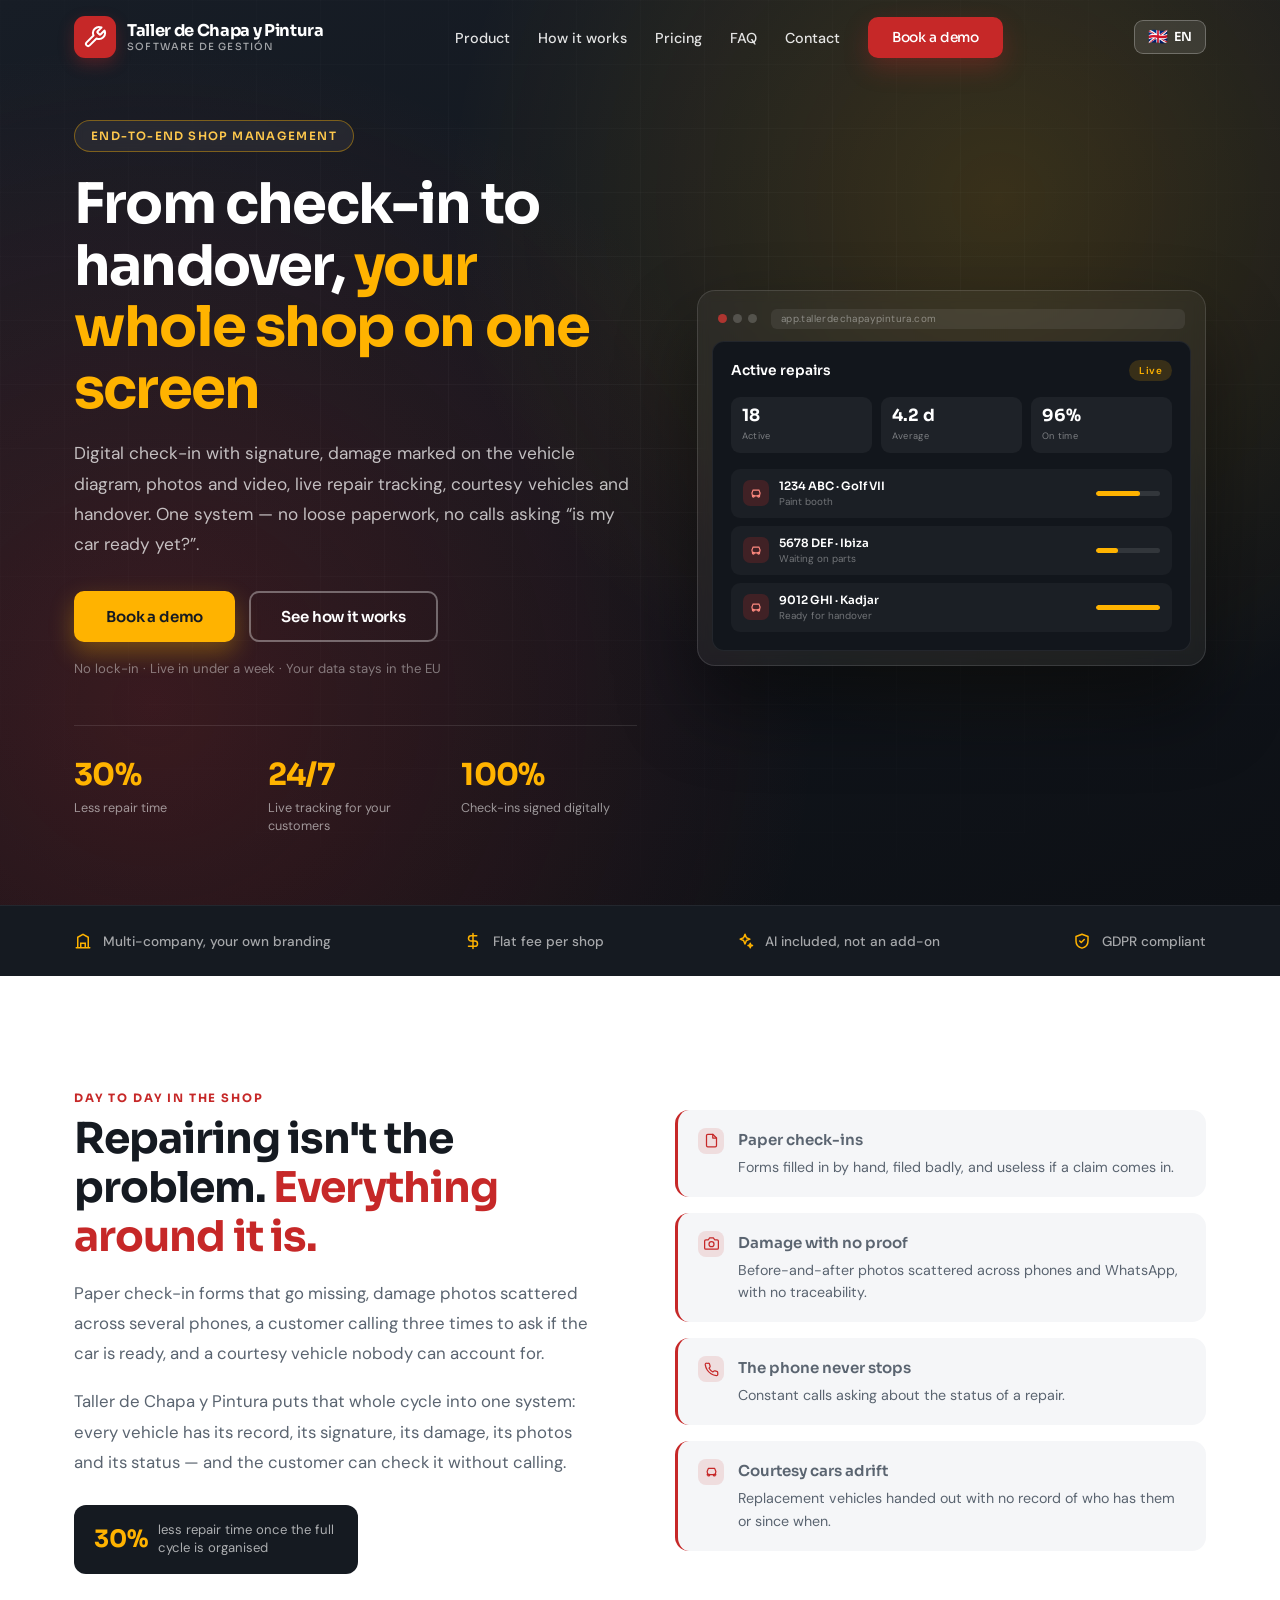
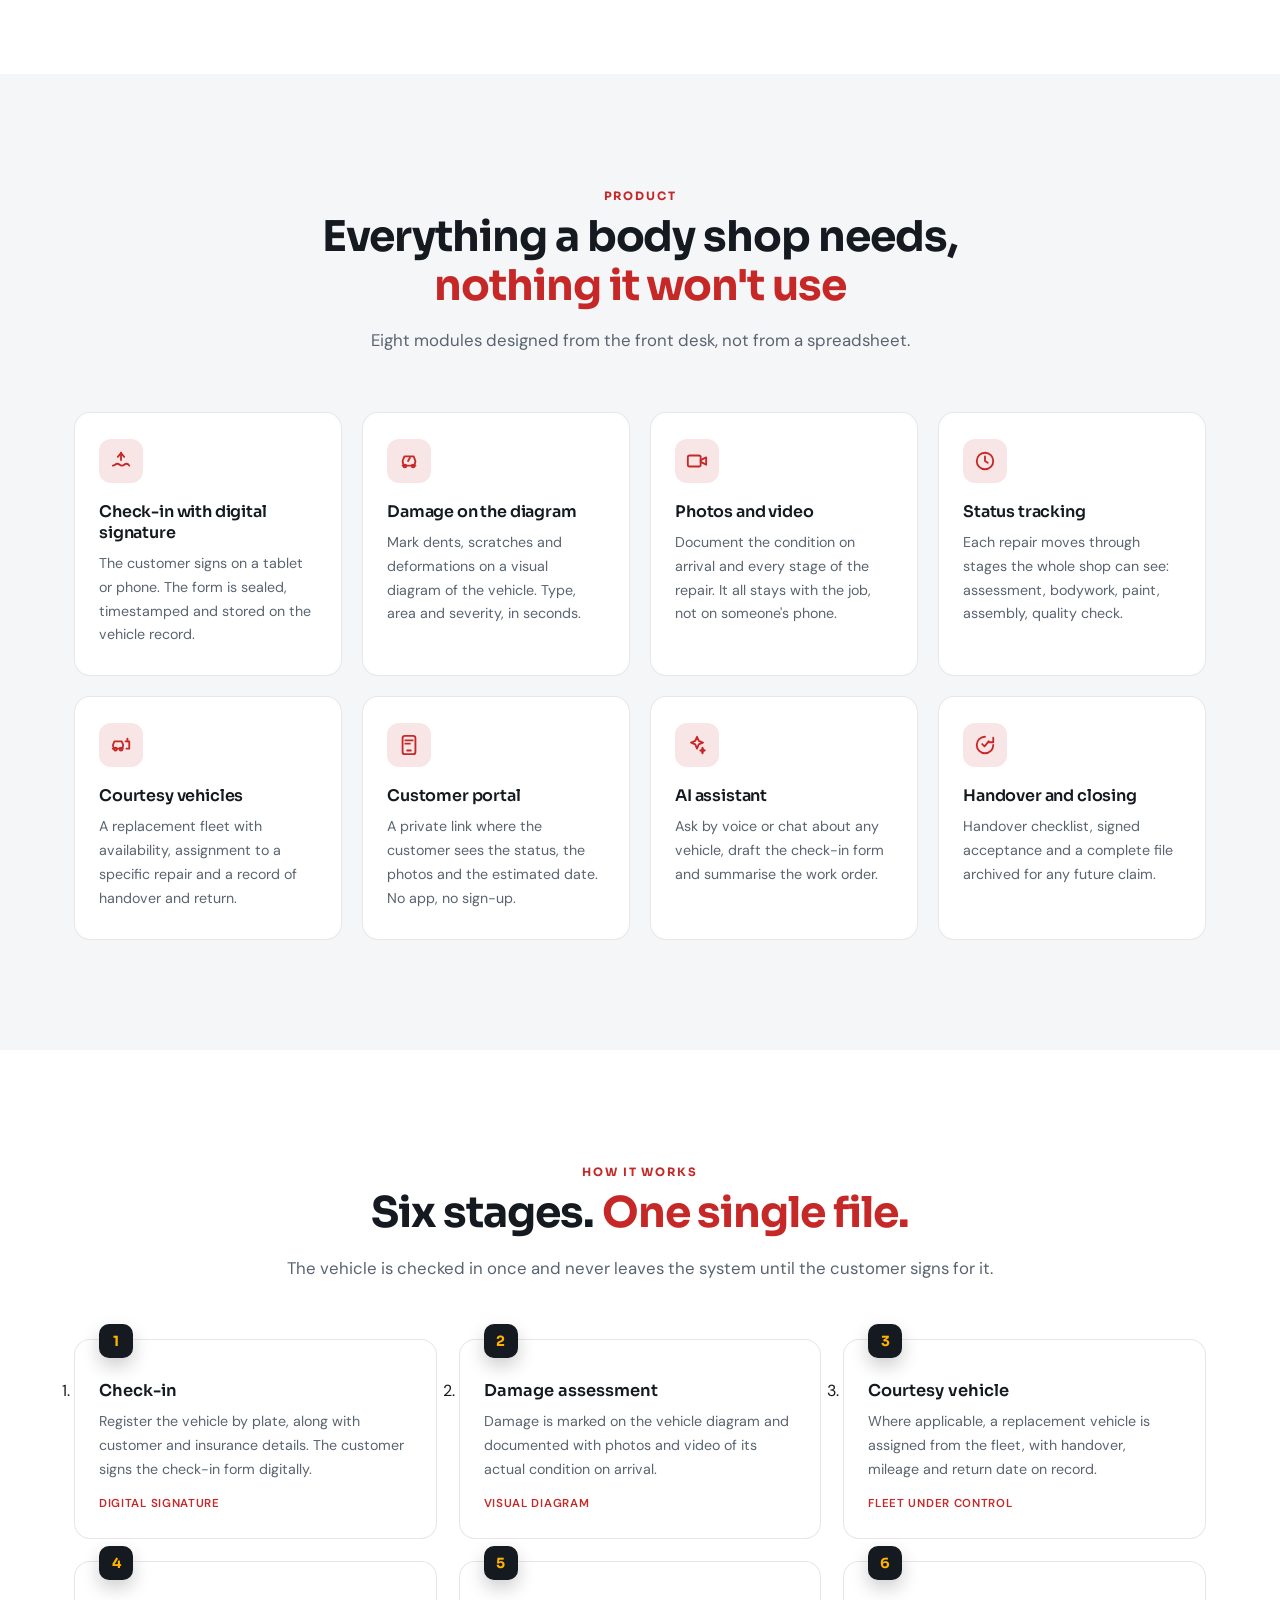
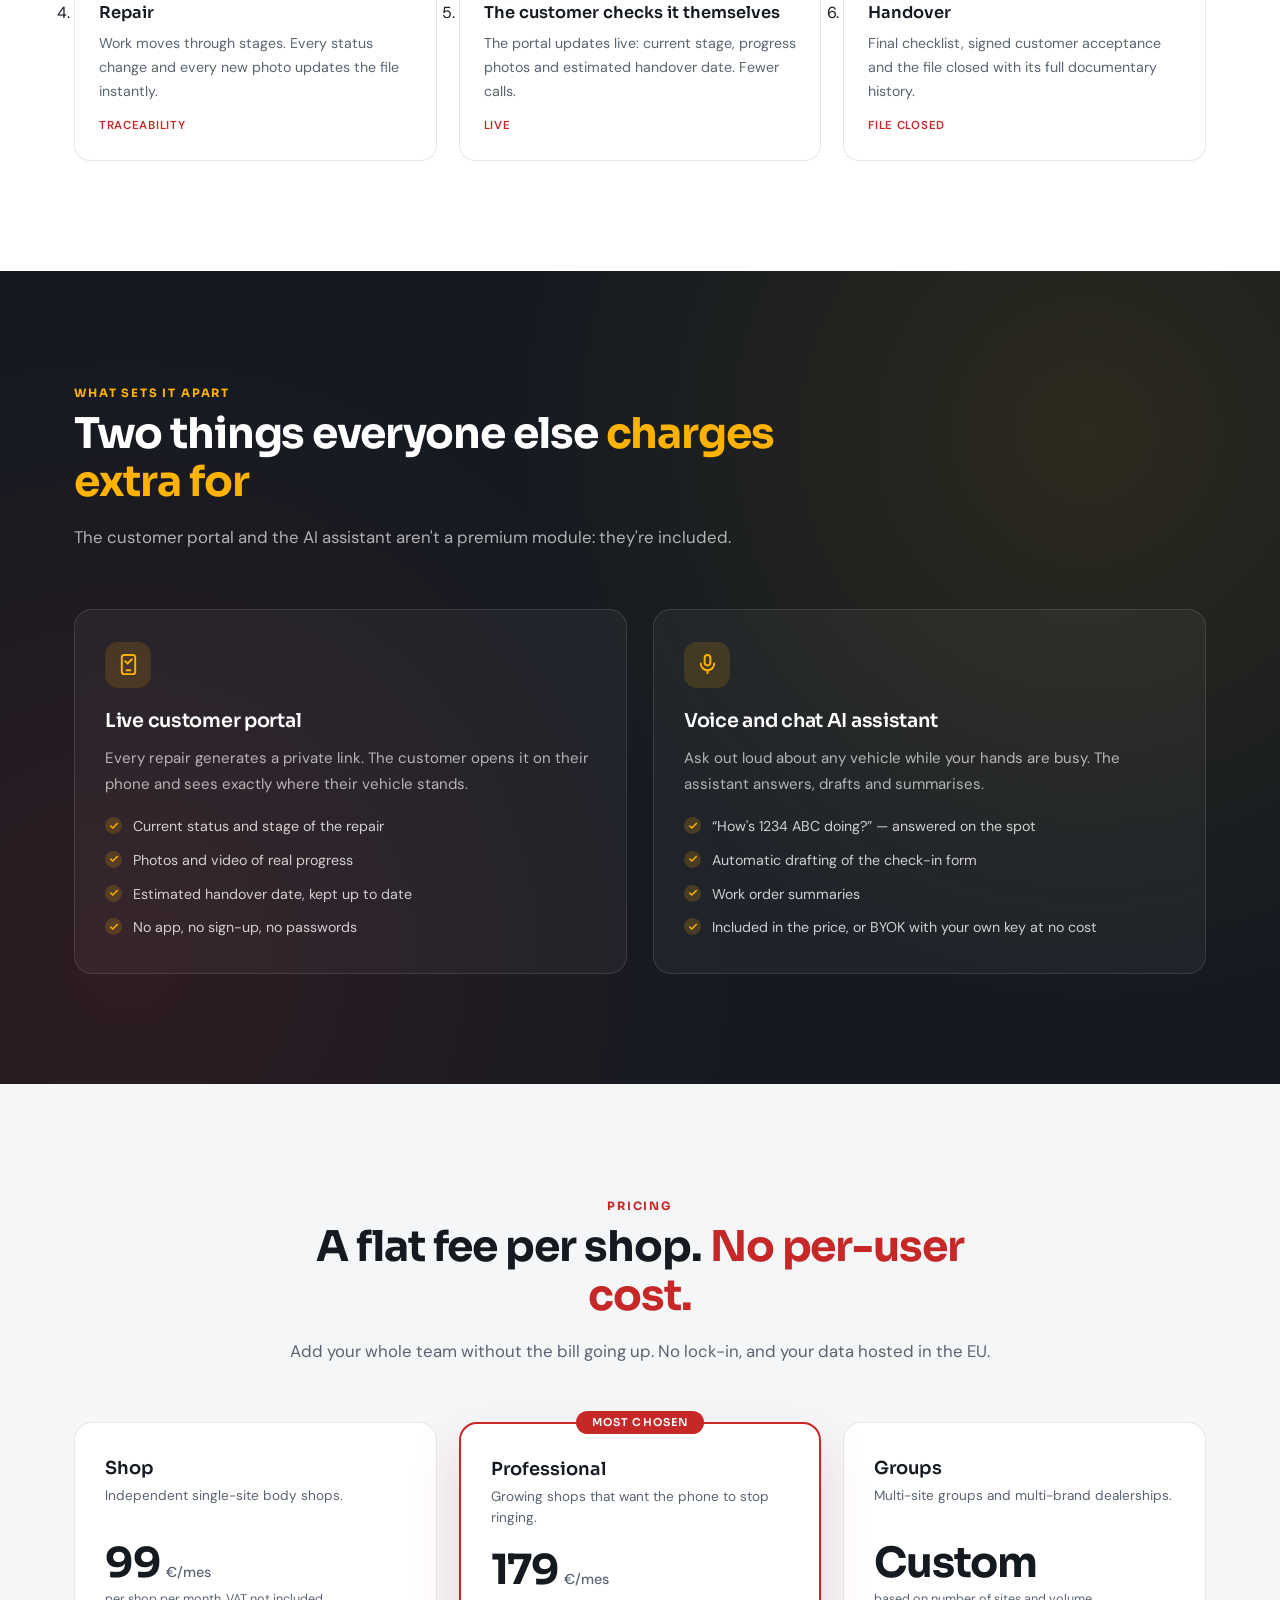
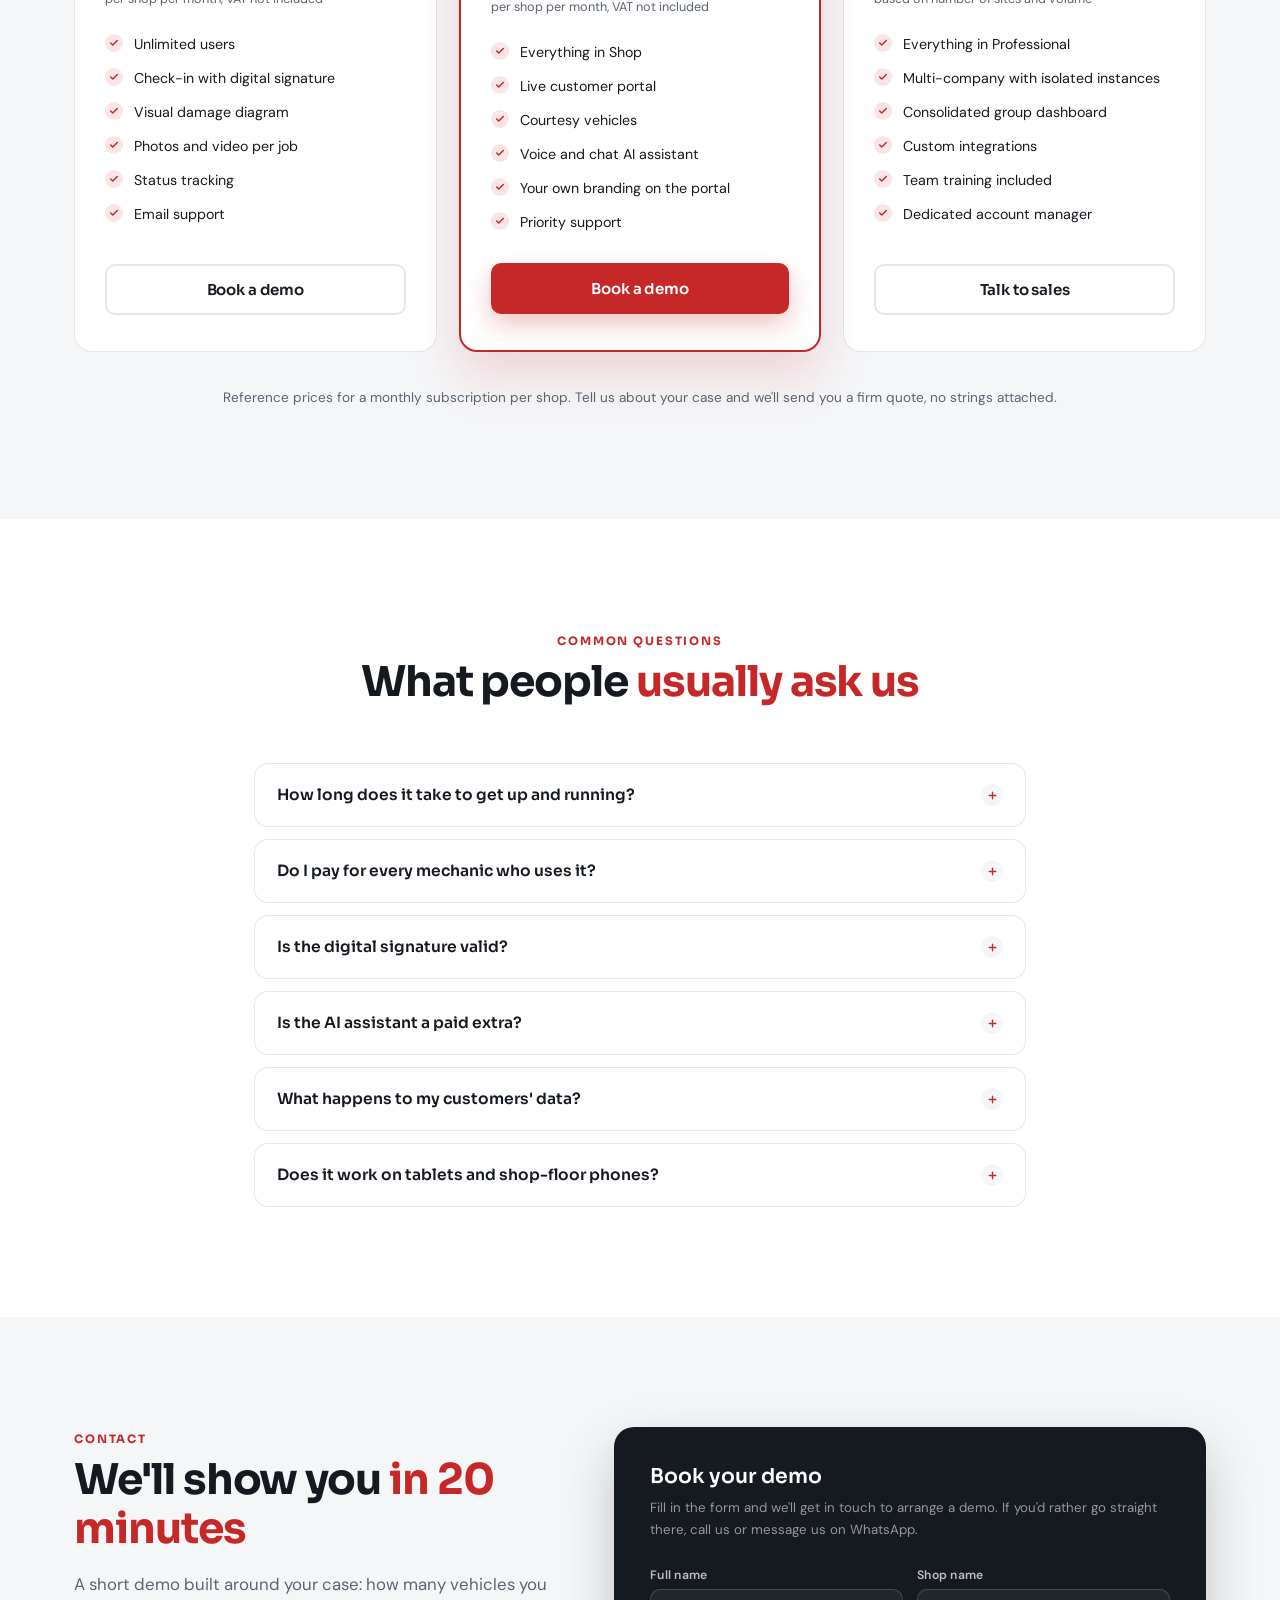
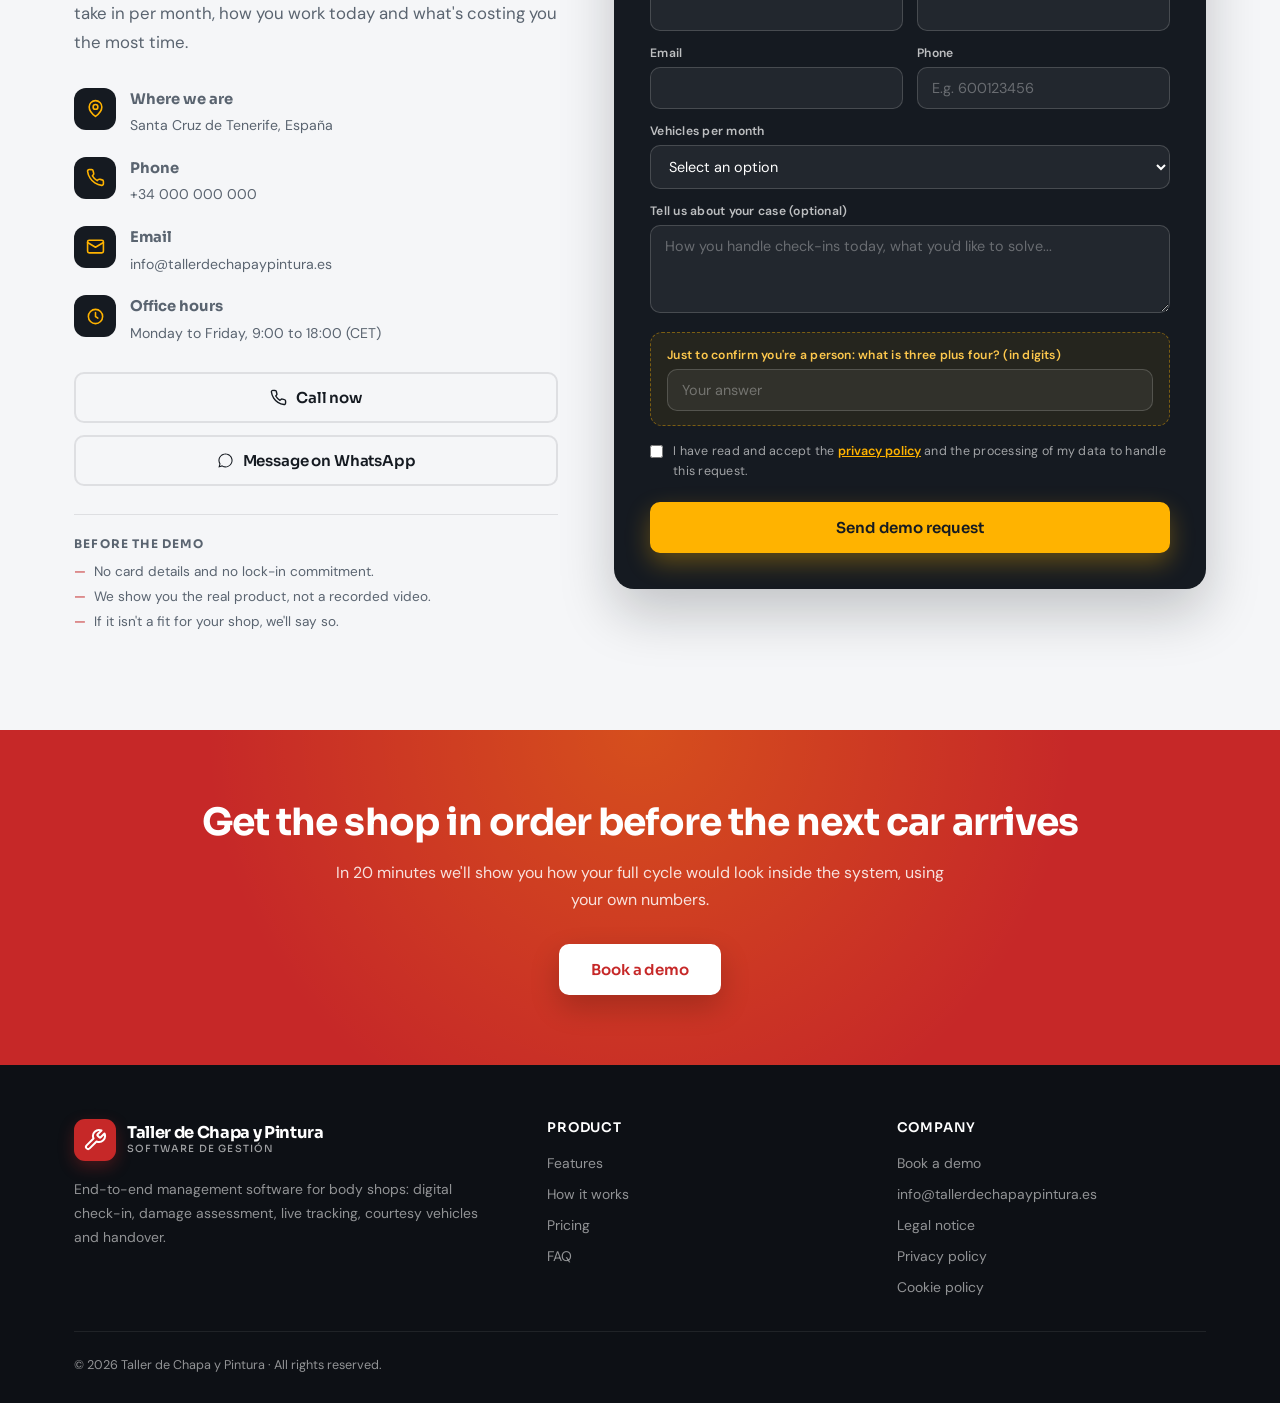
<file: index.html>
<!DOCTYPE html>
<html lang="es">
<head>
<meta charset="UTF-8">
<meta name="viewport" content="width=device-width, initial-scale=1.0">
<title>Taller de Chapa y Pintura · Software de gestión integral para talleres</title>
<meta name="description" content="Software de gestión para talleres de chapa y pintura: recepción con firma digital, peritaje de daños sobre esquema visual, fotos y vídeos, seguimiento en tiempo real, vehículos de cortesía y entrega. Cuota plana por taller.">
<meta name="theme-color" content="#151A21">
<link rel="canonical" href="https://www.tallerdechapaypintura.com/">

<meta property="og:type" content="website">
<meta property="og:site_name" content="Taller de Chapa y Pintura">
<meta property="og:title" content="Taller de Chapa y Pintura · Del parte a la entrega, todo el taller en una pantalla">
<meta property="og:description" content="Recepción con firma digital, daños sobre el esquema del vehículo, seguimiento en tiempo real y portal de cliente. Cuota plana por taller, sin coste por usuario.">
<meta property="og:url" content="https://www.tallerdechapaypintura.com/">
<meta property="og:locale" content="es_ES">
<meta name="twitter:card" content="summary_large_image">

<link rel="preconnect" href="https://fonts.googleapis.com">
<link rel="preconnect" href="https://fonts.gstatic.com" crossorigin>
<link href="https://fonts.googleapis.com/css2?family=DM+Sans:wght@400;500;600;700&family=Sora:wght@400;500;600;700&display=swap" rel="stylesheet">
<link rel="icon" href="data:image/svg+xml,%3Csvg xmlns='http://www.w3.org/2000/svg' viewBox='0 0 24 24'%3E%3Crect width='24' height='24' rx='5' fill='%23C62828'/%3E%3Cpath d='M14.7 6.3a1 1 0 0 0 0 1.4l1.6 1.6a1 1 0 0 0 1.4 0l3.77-3.77a6 6 0 0 1-7.94 7.94l-6.91 6.91a2.12 2.12 0 0 1-3-3l6.91-6.91a6 6 0 0 1 7.94-7.94l-3.76 3.76z' fill='none' stroke='%23fff' stroke-width='1.8' stroke-linecap='round' stroke-linejoin='round' transform='translate(0.6 0.6) scale(0.95)'/%3E%3C/svg%3E">
<link rel="stylesheet" href="assets/site.css">

<script type="application/ld+json">
{
  "@context":"https://schema.org",
  "@type":"SoftwareApplication",
  "name":"Taller de Chapa y Pintura",
  "applicationCategory":"BusinessApplication",
  "operatingSystem":"Web",
  "description":"Software de gestión integral para talleres de chapa y pintura: recepción con firma digital, peritaje de daños, seguimiento en tiempo real, vehículos de cortesía y entrega.",
  "offers":{"@type":"Offer","price":"99","priceCurrency":"EUR","description":"Suscripción mensual por taller, usuarios ilimitados"}
}
</script>
</head>
<body>

<!-- ======================= CABECERA ======================= -->
<div data-layout="header"></div>

<!-- ======================= HERO ======================= -->
<section class="hero" id="top">
  <div class="wrap">
    <div class="hero-grid">
      <div class="hero-copy">
        <span class="hero-tag" data-i18n="hero_tag">Software para talleres de chapa y pintura</span>
        <h1>
          <span data-i18n="hero_h1a">Del parte a la entrega,</span>
          <span class="accent" data-i18n="hero_h1b">todo el taller en una pantalla</span>
        </h1>
        <p class="lead" data-i18n="hero_lead">Recepción con firma digital, daños sobre el esquema del vehículo, fotos y vídeos, seguimiento en tiempo real, vehículos de cortesía y entrega. Un solo sistema, sin papeles sueltos ni llamadas para preguntar «¿cómo va lo mío?».</p>
        <div class="hero-ctas">
          <a href="#contacto" class="btn amber" data-i18n="hero_cta1">Solicitar una demo</a>
          <a href="#como-funciona" class="btn outline" data-i18n="hero_cta2">Ver cómo funciona</a>
        </div>
        <p class="hero-note" data-i18n="hero_note">Sin permanencia · Alta en menos de una semana · Tus datos en la UE</p>

        <div class="hero-stats">
          <div class="st"><strong data-i18n="stat1_v">30%</strong><span data-i18n="stat1_l">Menos tiempo de reparación</span></div>
          <div class="st"><strong data-i18n="stat2_v">24/7</strong><span data-i18n="stat2_l">Seguimiento en tiempo real para el cliente</span></div>
          <div class="st"><strong data-i18n="stat3_v">100%</strong><span data-i18n="stat3_l">Recepciones con firma digital</span></div>
        </div>
      </div>

      <!-- Representación del panel de la aplicación -->
      <div class="hero-mock" aria-hidden="true">
        <div class="mock-bar">
          <i></i><i></i><i></i>
          <span class="mock-url">app.tallerdechapaypintura.com</span>
        </div>
        <div class="mock-screen">
          <div class="mock-row">
            <h4 data-i18n="mock_title">Reparaciones activas</h4>
            <span class="mock-pill" data-i18n="mock_pill">En tiempo real</span>
          </div>
          <div class="mock-kpis">
            <div class="mock-kpi"><b data-i18n="mock_k1">18</b><span data-i18n="mock_k1l">Activas</span></div>
            <div class="mock-kpi"><b data-i18n="mock_k2">4,2 d</b><span data-i18n="mock_k2l">Media</span></div>
            <div class="mock-kpi"><b data-i18n="mock_k3">96%</b><span data-i18n="mock_k3l">A tiempo</span></div>
          </div>
          <div class="mock-list">
            <div class="mock-item">
              <span class="veh"><svg viewBox="0 0 24 24" fill="none" stroke="currentColor" stroke-width="2"><path d="M5 17h14M6 17l-1-5 2-5h10l2 5-1 5"/><circle cx="7.5" cy="17.5" r="1.5"/><circle cx="16.5" cy="17.5" r="1.5"/></svg></span>
              <span class="meta"><b data-i18n="mock_i1">1234 ABC · Golf VII</b><span data-i18n="mock_i1s">Cabina de pintura</span></span>
              <span class="prog"><i style="width:68%"></i></span>
            </div>
            <div class="mock-item">
              <span class="veh"><svg viewBox="0 0 24 24" fill="none" stroke="currentColor" stroke-width="2"><path d="M5 17h14M6 17l-1-5 2-5h10l2 5-1 5"/><circle cx="7.5" cy="17.5" r="1.5"/><circle cx="16.5" cy="17.5" r="1.5"/></svg></span>
              <span class="meta"><b data-i18n="mock_i2">5678 DEF · Ibiza</b><span data-i18n="mock_i2s">Esperando pieza</span></span>
              <span class="prog"><i style="width:35%"></i></span>
            </div>
            <div class="mock-item">
              <span class="veh"><svg viewBox="0 0 24 24" fill="none" stroke="currentColor" stroke-width="2"><path d="M5 17h14M6 17l-1-5 2-5h10l2 5-1 5"/><circle cx="7.5" cy="17.5" r="1.5"/><circle cx="16.5" cy="17.5" r="1.5"/></svg></span>
              <span class="meta"><b data-i18n="mock_i3">9012 GHI · Kadjar</b><span data-i18n="mock_i3s">Listo para entrega</span></span>
              <span class="prog"><i style="width:100%"></i></span>
            </div>
          </div>
        </div>
      </div>
    </div>
  </div>
</section>

<!-- ======================= FRANJA DE VALOR ======================= -->
<section class="valuestrip">
  <div class="wrap">
    <span class="vs"><svg viewBox="0 0 24 24" fill="none" stroke="currentColor" stroke-width="2" stroke-linecap="round"><path d="M3 21h18M5 21V7l7-4 7 4v14M9 21v-6h6v6"/></svg><span data-i18n="vs1">Multiempresa y marca propia</span></span>
    <span class="vs"><svg viewBox="0 0 24 24" fill="none" stroke="currentColor" stroke-width="2" stroke-linecap="round"><path d="M12 2v20M17 5H9.5a3.5 3.5 0 0 0 0 7h5a3.5 3.5 0 0 1 0 7H6"/></svg><span data-i18n="vs2">Cuota plana por taller</span></span>
    <span class="vs"><svg viewBox="0 0 24 24" fill="none" stroke="currentColor" stroke-width="2" stroke-linecap="round" stroke-linejoin="round"><path d="M12 3l1.9 4.6 4.6 1.9-4.6 1.9L12 16l-1.9-4.6L5.5 9.5l4.6-1.9L12 3zM19 15l.8 2.2L22 18l-2.2.8L19 21l-.8-2.2L16 18l2.2-.8L19 15z"/></svg><span data-i18n="vs3">IA incluida, no como extra</span></span>
    <span class="vs"><svg viewBox="0 0 24 24" fill="none" stroke="currentColor" stroke-width="2" stroke-linecap="round" stroke-linejoin="round"><path d="M12 3l8 3v6c0 4.5-3.2 8.4-8 9.5-4.8-1.1-8-5-8-9.5V6l8-3z"/><path d="M9 12l2 2 4-4"/></svg><span data-i18n="vs4">Cumple RGPD</span></span>
  </div>
</section>

<!-- ======================= EL PROBLEMA ======================= -->
<section class="intro">
  <div class="wrap">
    <div class="intro-grid">
      <div class="intro-text">
        <span class="eyebrow" data-i18n="intro_eyebrow">El día a día del taller</span>
        <h2 class="section-title"><span data-i18n="intro_t1">El problema no es reparar.</span> <span class="accent" data-i18n="intro_t2">Es todo lo que hay alrededor.</span></h2>
        <p data-i18n="intro_p1">Partes en papel que se pierden, fotos del daño repartidas por varios móviles, un cliente que llama tres veces para saber si su coche está listo y un vehículo de cortesía que nadie sabe quién tiene.</p>
        <p data-i18n="intro_p2">Taller de Chapa y Pintura ordena ese ciclo completo en un único sistema: cada vehículo tiene su ficha, su firma, sus daños, sus fotos y su estado — y el cliente lo ve solo, sin llamar.</p>
        <div class="intro-badge">
          <strong data-i18n="intro_badge_v">30%</strong>
          <span data-i18n="intro_badge_l">menos tiempo de reparación al ordenar el ciclo completo</span>
        </div>
      </div>

      <ul class="pain-list">
        <li class="pain">
          <span class="ic"><svg viewBox="0 0 24 24" fill="none" stroke="currentColor" stroke-width="2" stroke-linecap="round" stroke-linejoin="round"><path d="M14 2H6a2 2 0 0 0-2 2v16a2 2 0 0 0 2 2h12a2 2 0 0 0 2-2V8z"/><path d="M14 2v6h6"/></svg></span>
          <span><b data-i18n="pain1_t">Recepciones en papel</b><span data-i18n="pain1_p">Partes que se rellenan a mano, se archivan mal y no sirven si hay una reclamación.</span></span>
        </li>
        <li class="pain">
          <span class="ic"><svg viewBox="0 0 24 24" fill="none" stroke="currentColor" stroke-width="2" stroke-linecap="round" stroke-linejoin="round"><path d="M23 19a2 2 0 0 1-2 2H3a2 2 0 0 1-2-2V8a2 2 0 0 1 2-2h4l2-3h6l2 3h4a2 2 0 0 1 2 2z"/><circle cx="12" cy="13" r="4"/></svg></span>
          <span><b data-i18n="pain2_t">Daños sin prueba</b><span data-i18n="pain2_p">Fotos del antes y el después dispersas en móviles y WhatsApp, sin trazabilidad.</span></span>
        </li>
        <li class="pain">
          <span class="ic"><svg viewBox="0 0 24 24" fill="none" stroke="currentColor" stroke-width="2" stroke-linecap="round" stroke-linejoin="round"><path d="M22 16.9v3a2 2 0 0 1-2.2 2 19.8 19.8 0 0 1-8.6-3.1 19.5 19.5 0 0 1-6-6A19.8 19.8 0 0 1 2 4.2 2 2 0 0 1 4 2h3a2 2 0 0 1 2 1.7c.1 1 .4 1.9.7 2.8a2 2 0 0 1-.5 2.1L8.1 9.9a16 16 0 0 0 6 6l1.3-1.1a2 2 0 0 1 2.1-.5c.9.3 1.8.6 2.8.7a2 2 0 0 1 1.7 2z"/></svg></span>
          <span><b data-i18n="pain3_t">El teléfono no para</b><span data-i18n="pain3_p">Llamadas constantes preguntando por el estado de la reparación.</span></span>
        </li>
        <li class="pain">
          <span class="ic"><svg viewBox="0 0 24 24" fill="none" stroke="currentColor" stroke-width="2" stroke-linecap="round" stroke-linejoin="round"><path d="M5 17h14M6 17l-1-5 2-5h10l2 5-1 5"/><circle cx="7.5" cy="17.5" r="1.5"/><circle cx="16.5" cy="17.5" r="1.5"/></svg></span>
          <span><b data-i18n="pain4_t">Cortesía descontrolada</b><span data-i18n="pain4_p">Vehículos de sustitución asignados sin registro de quién los tiene ni desde cuándo.</span></span>
        </li>
      </ul>
    </div>
  </div>
</section>

<!-- ======================= CARACTERÍSTICAS ======================= -->
<section class="features" id="producto">
  <div class="wrap">
    <div class="section-head center">
      <span class="eyebrow" data-i18n="feat_eyebrow">Producto</span>
      <h2 class="section-title"><span data-i18n="feat_t1">Todo lo que un taller necesita,</span> <span class="accent" data-i18n="feat_t2">y nada que no use</span></h2>
      <p class="section-lead" data-i18n="feat_lead">Ocho módulos pensados desde el mostrador de recepción, no desde una hoja de cálculo.</p>
    </div>

    <div class="feat-grid">
      <article class="feat-card">
        <span class="ic"><svg viewBox="0 0 24 24" fill="none" stroke="currentColor" stroke-width="2" stroke-linecap="round" stroke-linejoin="round"><path d="M3 17c2.5 0 2.5-2 5-2s2.5 2 5 2 2.5-2 5-2 2.5 2 3 2"/><path d="M12 3v8"/><path d="m8.5 7.5 3.5-4 3.5 4"/></svg></span>
        <h3 data-i18n="f1_t">Recepción con firma digital</h3>
        <p data-i18n="f1_p">El cliente firma en tablet o móvil. El parte queda sellado, con fecha y guardado en la ficha del vehículo.</p>
      </article>
      <article class="feat-card">
        <span class="ic"><svg viewBox="0 0 24 24" fill="none" stroke="currentColor" stroke-width="2" stroke-linecap="round" stroke-linejoin="round"><path d="M5 17h14M6 17l-1-5 2-5h10l2 5-1 5"/><circle cx="7.5" cy="17.5" r="1.5"/><circle cx="16.5" cy="17.5" r="1.5"/><path d="M13 8.5 11 12"/></svg></span>
        <h3 data-i18n="f2_t">Daños sobre el esquema</h3>
        <p data-i18n="f2_p">Marca golpes, rayones y deformaciones sobre un esquema visual del vehículo. Tipo, zona y gravedad, en segundos.</p>
      </article>
      <article class="feat-card">
        <span class="ic"><svg viewBox="0 0 24 24" fill="none" stroke="currentColor" stroke-width="2" stroke-linecap="round" stroke-linejoin="round"><rect x="2" y="6" width="14" height="12" rx="2"/><path d="m16 11 6-3v8l-6-3z"/></svg></span>
        <h3 data-i18n="f3_t">Fotos y vídeos</h3>
        <p data-i18n="f3_p">Documenta el estado de entrada y cada fase de la reparación. Todo queda asociado a la orden, no a un móvil.</p>
      </article>
      <article class="feat-card">
        <span class="ic"><svg viewBox="0 0 24 24" fill="none" stroke="currentColor" stroke-width="2" stroke-linecap="round" stroke-linejoin="round"><circle cx="12" cy="12" r="9"/><path d="M12 7v5l3 2"/></svg></span>
        <h3 data-i18n="f4_t">Seguimiento de estado</h3>
        <p data-i18n="f4_p">Cada reparación avanza por fases visibles para todo el taller: peritaje, chapa, pintura, montaje, control.</p>
      </article>
      <article class="feat-card">
        <span class="ic"><svg viewBox="0 0 24 24" fill="none" stroke="currentColor" stroke-width="2" stroke-linecap="round" stroke-linejoin="round"><path d="M3 16h11M4 16l-.8-4 1.6-4h8l1.6 4-.8 4"/><circle cx="6" cy="16.5" r="1.5"/><circle cx="12" cy="16.5" r="1.5"/><path d="M17 8h4v8h-3"/><path d="M19 5v3"/></svg></span>
        <h3 data-i18n="f5_t">Vehículos de cortesía</h3>
        <p data-i18n="f5_p">Flota de sustitución con disponibilidad, asignación a una reparación concreta y registro de entrega y devolución.</p>
      </article>
      <article class="feat-card">
        <span class="ic"><svg viewBox="0 0 24 24" fill="none" stroke="currentColor" stroke-width="2" stroke-linecap="round" stroke-linejoin="round"><rect x="5" y="2" width="14" height="20" rx="2.5"/><path d="M10 18h4"/><path d="M8 7h8M8 10.5h5"/></svg></span>
        <h3 data-i18n="f6_t">Portal del cliente</h3>
        <p data-i18n="f6_p">Un enlace privado donde el cliente ve el estado, las fotos y la fecha estimada. Sin app, sin registro.</p>
      </article>
      <article class="feat-card">
        <span class="ic"><svg viewBox="0 0 24 24" fill="none" stroke="currentColor" stroke-width="2" stroke-linecap="round" stroke-linejoin="round"><path d="M12 3l1.9 4.6 4.6 1.9-4.6 1.9L12 16l-1.9-4.6L5.5 9.5l4.6-1.9L12 3z"/><path d="M18 15l.7 1.8L20.5 18l-1.8.7L18 21l-.7-2.3-1.8-.7 1.8-.7z"/></svg></span>
        <h3 data-i18n="f7_t">Asistente de IA</h3>
        <p data-i18n="f7_p">Consulta por voz o chat el estado de cualquier vehículo, redacta el parte y resume la orden de trabajo.</p>
      </article>
      <article class="feat-card">
        <span class="ic"><svg viewBox="0 0 24 24" fill="none" stroke="currentColor" stroke-width="2" stroke-linecap="round" stroke-linejoin="round"><path d="M9 11l2.5 2.5L16 8"/><path d="M21 12a9 9 0 1 1-9-9"/><path d="M21 4v5h-5"/></svg></span>
        <h3 data-i18n="f8_t">Entrega y cierre</h3>
        <p data-i18n="f8_p">Checklist de entrega, conformidad firmada y expediente completo archivado para futuras reclamaciones.</p>
      </article>
    </div>
  </div>
</section>

<!-- ======================= CÓMO FUNCIONA ======================= -->
<section class="flow" id="como-funciona">
  <div class="wrap">
    <div class="section-head center">
      <span class="eyebrow" data-i18n="flow_eyebrow">Cómo funciona</span>
      <h2 class="section-title"><span data-i18n="flow_t1">Seis etapas.</span> <span class="accent" data-i18n="flow_t2">Un solo expediente.</span></h2>
      <p class="section-lead" data-i18n="flow_lead">El vehículo entra una vez y no se sale del sistema hasta que el cliente firma la entrega.</p>
    </div>

    <ol class="flow-grid">
      <li class="step">
        <span class="num">1</span>
        <h3 data-i18n="s1_t">Recepción</h3>
        <p data-i18n="s1_p">Alta del vehículo por matrícula, datos del cliente y del seguro. El cliente firma digitalmente el parte de entrada.</p>
        <span class="tagline" data-i18n="s1_tag">Firma digital</span>
      </li>
      <li class="step">
        <span class="num">2</span>
        <h3 data-i18n="s2_t">Peritaje de daños</h3>
        <p data-i18n="s2_p">Se marcan los daños sobre el esquema del vehículo y se documentan con fotos y vídeos del estado real de entrada.</p>
        <span class="tagline" data-i18n="s2_tag">Esquema visual</span>
      </li>
      <li class="step">
        <span class="num">3</span>
        <h3 data-i18n="s3_t">Cortesía</h3>
        <p data-i18n="s3_p">Si procede, se asigna un vehículo de sustitución desde la flota, con registro de entrega, kilómetros y fecha de devolución.</p>
        <span class="tagline" data-i18n="s3_tag">Flota controlada</span>
      </li>
      <li class="step">
        <span class="num">4</span>
        <h3 data-i18n="s4_t">Reparación</h3>
        <p data-i18n="s4_p">El trabajo avanza por fases. Cada cambio de estado y cada foto nueva actualizan el expediente al instante.</p>
        <span class="tagline" data-i18n="s4_tag">Trazabilidad</span>
      </li>
      <li class="step">
        <span class="num">5</span>
        <h3 data-i18n="s5_t">El cliente lo ve solo</h3>
        <p data-i18n="s5_p">El portal se actualiza en tiempo real: fase actual, fotos del avance y fecha estimada de entrega. Menos llamadas.</p>
        <span class="tagline" data-i18n="s5_tag">Tiempo real</span>
      </li>
      <li class="step">
        <span class="num">6</span>
        <h3 data-i18n="s6_t">Entrega</h3>
        <p data-i18n="s6_p">Checklist final, conformidad del cliente firmada y expediente cerrado con todo el histórico documental.</p>
        <span class="tagline" data-i18n="s6_tag">Expediente cerrado</span>
      </li>
    </ol>
  </div>
</section>

<!-- ======================= PORTAL + IA ======================= -->
<section class="dark-section">
  <div class="wrap">
    <div class="section-head">
      <span class="eyebrow" data-i18n="dark_eyebrow">Diferencial</span>
      <h2 class="section-title"><span data-i18n="dark_t1">Dos cosas que el resto</span> <span class="accent" data-i18n="dark_t2">cobra aparte</span></h2>
      <p class="section-lead" data-i18n="dark_lead">El portal del cliente y el asistente de IA no son un módulo premium: vienen incluidos.</p>
    </div>

    <div class="duo">
      <article class="duo-card">
        <span class="ic"><svg viewBox="0 0 24 24" fill="none" stroke="currentColor" stroke-width="2" stroke-linecap="round" stroke-linejoin="round"><rect x="5" y="2" width="14" height="20" rx="2.5"/><path d="M10 18h4"/><path d="M8.5 8.5 11 11l4.5-4.5"/></svg></span>
        <h3 data-i18n="d1_t">Portal del cliente en tiempo real</h3>
        <p data-i18n="d1_p">Cada reparación genera un enlace privado. El cliente entra desde el móvil y ve exactamente en qué punto está su vehículo.</p>
        <ul>
          <li><span class="chk"><svg viewBox="0 0 24 24" fill="none" stroke="currentColor" stroke-width="3.5" stroke-linecap="round" stroke-linejoin="round"><path d="M4 12l5 5L20 6"/></svg></span><span data-i18n="d1_l1">Estado y fase actual de la reparación</span></li>
          <li><span class="chk"><svg viewBox="0 0 24 24" fill="none" stroke="currentColor" stroke-width="3.5" stroke-linecap="round" stroke-linejoin="round"><path d="M4 12l5 5L20 6"/></svg></span><span data-i18n="d1_l2">Fotos y vídeos del avance real</span></li>
          <li><span class="chk"><svg viewBox="0 0 24 24" fill="none" stroke="currentColor" stroke-width="3.5" stroke-linecap="round" stroke-linejoin="round"><path d="M4 12l5 5L20 6"/></svg></span><span data-i18n="d1_l3">Fecha estimada de entrega, actualizada</span></li>
          <li><span class="chk"><svg viewBox="0 0 24 24" fill="none" stroke="currentColor" stroke-width="3.5" stroke-linecap="round" stroke-linejoin="round"><path d="M4 12l5 5L20 6"/></svg></span><span data-i18n="d1_l4">Sin app, sin registro, sin contraseñas</span></li>
        </ul>
      </article>

      <article class="duo-card">
        <span class="ic"><svg viewBox="0 0 24 24" fill="none" stroke="currentColor" stroke-width="2" stroke-linecap="round" stroke-linejoin="round"><rect x="9" y="2" width="6" height="11" rx="3"/><path d="M5 11a7 7 0 0 0 14 0"/><path d="M12 18v3"/></svg></span>
        <h3 data-i18n="d2_t">Asistente de IA por voz y chat</h3>
        <p data-i18n="d2_p">Pregunta en voz alta por cualquier vehículo mientras tienes las manos ocupadas. El asistente responde, redacta y resume.</p>
        <ul>
          <li><span class="chk"><svg viewBox="0 0 24 24" fill="none" stroke="currentColor" stroke-width="3.5" stroke-linecap="round" stroke-linejoin="round"><path d="M4 12l5 5L20 6"/></svg></span><span data-i18n="d2_l1">«¿Cómo va el 1234 ABC?» — respuesta al momento</span></li>
          <li><span class="chk"><svg viewBox="0 0 24 24" fill="none" stroke="currentColor" stroke-width="3.5" stroke-linecap="round" stroke-linejoin="round"><path d="M4 12l5 5L20 6"/></svg></span><span data-i18n="d2_l2">Redacción automática del parte de recepción</span></li>
          <li><span class="chk"><svg viewBox="0 0 24 24" fill="none" stroke="currentColor" stroke-width="3.5" stroke-linecap="round" stroke-linejoin="round"><path d="M4 12l5 5L20 6"/></svg></span><span data-i18n="d2_l3">Resumen de la orden de trabajo</span></li>
          <li><span class="chk"><svg viewBox="0 0 24 24" fill="none" stroke="currentColor" stroke-width="3.5" stroke-linecap="round" stroke-linejoin="round"><path d="M4 12l5 5L20 6"/></svg></span><span data-i18n="d2_l4">Incluido en el precio, o BYOK con tu propia clave sin coste</span></li>
        </ul>
      </article>
    </div>
  </div>
</section>

<!-- ======================= PRECIOS ======================= -->
<section class="pricing" id="precios">
  <div class="wrap">
    <div class="section-head center">
      <span class="eyebrow" data-i18n="pr_eyebrow">Precios</span>
      <h2 class="section-title"><span data-i18n="pr_t1">Cuota plana por taller.</span> <span class="accent" data-i18n="pr_t2">Sin coste por usuario.</span></h2>
      <p class="section-lead" data-i18n="pr_lead">Da de alta a todo tu equipo sin que suba la factura. Sin permanencia y con tus datos alojados en la UE.</p>
    </div>

    <div class="price-grid">
      <article class="price-card">
        <h3 data-i18n="p1_n">Taller</h3>
        <p class="who" data-i18n="p1_w">Talleres independientes de una sola sede.</p>
        <div class="amount"><b data-i18n="p1_a">99</b><span>€/mes</span></div>
        <p class="per" data-i18n="p1_per">por taller y mes, IVA no incluido</p>
        <ul>
          <li><span class="chk"><svg viewBox="0 0 24 24" fill="none" stroke="currentColor" stroke-width="3.5" stroke-linecap="round" stroke-linejoin="round"><path d="M4 12l5 5L20 6"/></svg></span><span data-i18n="p1_f1">Usuarios ilimitados</span></li>
          <li><span class="chk"><svg viewBox="0 0 24 24" fill="none" stroke="currentColor" stroke-width="3.5" stroke-linecap="round" stroke-linejoin="round"><path d="M4 12l5 5L20 6"/></svg></span><span data-i18n="p1_f2">Recepción con firma digital</span></li>
          <li><span class="chk"><svg viewBox="0 0 24 24" fill="none" stroke="currentColor" stroke-width="3.5" stroke-linecap="round" stroke-linejoin="round"><path d="M4 12l5 5L20 6"/></svg></span><span data-i18n="p1_f3">Esquema visual de daños</span></li>
          <li><span class="chk"><svg viewBox="0 0 24 24" fill="none" stroke="currentColor" stroke-width="3.5" stroke-linecap="round" stroke-linejoin="round"><path d="M4 12l5 5L20 6"/></svg></span><span data-i18n="p1_f4">Fotos y vídeos por orden</span></li>
          <li><span class="chk"><svg viewBox="0 0 24 24" fill="none" stroke="currentColor" stroke-width="3.5" stroke-linecap="round" stroke-linejoin="round"><path d="M4 12l5 5L20 6"/></svg></span><span data-i18n="p1_f5">Seguimiento de estado</span></li>
          <li><span class="chk"><svg viewBox="0 0 24 24" fill="none" stroke="currentColor" stroke-width="3.5" stroke-linecap="round" stroke-linejoin="round"><path d="M4 12l5 5L20 6"/></svg></span><span data-i18n="p1_f6">Soporte por email</span></li>
        </ul>
        <a href="#contacto" class="btn ghost" data-i18n="pr_cta">Solicitar una demo</a>
      </article>

      <article class="price-card featured">
        <span class="flag" data-i18n="p2_flag">El más elegido</span>
        <h3 data-i18n="p2_n">Profesional</h3>
        <p class="who" data-i18n="p2_w">Talleres en crecimiento que quieren que el cliente no llame.</p>
        <div class="amount"><b data-i18n="p2_a">179</b><span>€/mes</span></div>
        <p class="per" data-i18n="p2_per">por taller y mes, IVA no incluido</p>
        <ul>
          <li><span class="chk"><svg viewBox="0 0 24 24" fill="none" stroke="currentColor" stroke-width="3.5" stroke-linecap="round" stroke-linejoin="round"><path d="M4 12l5 5L20 6"/></svg></span><span data-i18n="p2_f1">Todo lo del plan Taller</span></li>
          <li><span class="chk"><svg viewBox="0 0 24 24" fill="none" stroke="currentColor" stroke-width="3.5" stroke-linecap="round" stroke-linejoin="round"><path d="M4 12l5 5L20 6"/></svg></span><span data-i18n="p2_f2">Portal del cliente en tiempo real</span></li>
          <li><span class="chk"><svg viewBox="0 0 24 24" fill="none" stroke="currentColor" stroke-width="3.5" stroke-linecap="round" stroke-linejoin="round"><path d="M4 12l5 5L20 6"/></svg></span><span data-i18n="p2_f3">Vehículos de cortesía</span></li>
          <li><span class="chk"><svg viewBox="0 0 24 24" fill="none" stroke="currentColor" stroke-width="3.5" stroke-linecap="round" stroke-linejoin="round"><path d="M4 12l5 5L20 6"/></svg></span><span data-i18n="p2_f4">Asistente de IA por voz y chat</span></li>
          <li><span class="chk"><svg viewBox="0 0 24 24" fill="none" stroke="currentColor" stroke-width="3.5" stroke-linecap="round" stroke-linejoin="round"><path d="M4 12l5 5L20 6"/></svg></span><span data-i18n="p2_f5">Marca propia en el portal</span></li>
          <li><span class="chk"><svg viewBox="0 0 24 24" fill="none" stroke="currentColor" stroke-width="3.5" stroke-linecap="round" stroke-linejoin="round"><path d="M4 12l5 5L20 6"/></svg></span><span data-i18n="p2_f6">Soporte prioritario</span></li>
        </ul>
        <a href="#contacto" class="btn" data-i18n="pr_cta">Solicitar una demo</a>
      </article>

      <article class="price-card">
        <h3 data-i18n="p3_n">Grupos</h3>
        <p class="who" data-i18n="p3_w">Grupos multi-taller y concesionarios multi-marca.</p>
        <div class="amount"><b data-i18n="p3_a">A medida</b></div>
        <p class="per" data-i18n="p3_per">según número de sedes y volumen</p>
        <ul>
          <li><span class="chk"><svg viewBox="0 0 24 24" fill="none" stroke="currentColor" stroke-width="3.5" stroke-linecap="round" stroke-linejoin="round"><path d="M4 12l5 5L20 6"/></svg></span><span data-i18n="p3_f1">Todo lo del plan Profesional</span></li>
          <li><span class="chk"><svg viewBox="0 0 24 24" fill="none" stroke="currentColor" stroke-width="3.5" stroke-linecap="round" stroke-linejoin="round"><path d="M4 12l5 5L20 6"/></svg></span><span data-i18n="p3_f2">Multiempresa con instancias aisladas</span></li>
          <li><span class="chk"><svg viewBox="0 0 24 24" fill="none" stroke="currentColor" stroke-width="3.5" stroke-linecap="round" stroke-linejoin="round"><path d="M4 12l5 5L20 6"/></svg></span><span data-i18n="p3_f3">Panel consolidado de grupo</span></li>
          <li><span class="chk"><svg viewBox="0 0 24 24" fill="none" stroke="currentColor" stroke-width="3.5" stroke-linecap="round" stroke-linejoin="round"><path d="M4 12l5 5L20 6"/></svg></span><span data-i18n="p3_f4">Integraciones a medida</span></li>
          <li><span class="chk"><svg viewBox="0 0 24 24" fill="none" stroke="currentColor" stroke-width="3.5" stroke-linecap="round" stroke-linejoin="round"><path d="M4 12l5 5L20 6"/></svg></span><span data-i18n="p3_f5">Formación del equipo incluida</span></li>
          <li><span class="chk"><svg viewBox="0 0 24 24" fill="none" stroke="currentColor" stroke-width="3.5" stroke-linecap="round" stroke-linejoin="round"><path d="M4 12l5 5L20 6"/></svg></span><span data-i18n="p3_f6">Gestor de cuenta asignado</span></li>
        </ul>
        <a href="#contacto" class="btn ghost" data-i18n="pr_cta3">Hablar con ventas</a>
      </article>
    </div>

    <p class="price-note" data-i18n="pr_note">Precios de referencia sobre una suscripción mensual por taller. Confírmanos tu caso y te pasamos la propuesta cerrada, sin compromiso.</p>
  </div>
</section>

<!-- ======================= FAQ ======================= -->
<section class="faq" id="faq">
  <div class="wrap-sm">
    <div class="section-head center">
      <span class="eyebrow" data-i18n="faq_eyebrow">Dudas frecuentes</span>
      <h2 class="section-title"><span data-i18n="faq_t1">Lo que suelen</span> <span class="accent" data-i18n="faq_t2">preguntarnos</span></h2>
    </div>

    <div class="faq-list">
      <div class="faq-item">
        <button class="faq-q" aria-expanded="false"><span data-i18n="q1">¿Cuánto se tarda en ponerlo en marcha?</span><span class="sign" aria-hidden="true"><svg viewBox="0 0 24 24" fill="none" stroke="currentColor" stroke-width="3" stroke-linecap="round"><path d="M12 5v14M5 12h14"/></svg></span></button>
        <div class="faq-a"><p data-i18n="a1">El alta y la configuración inicial se hacen en menos de una semana.</p></div>
      </div>
      <div class="faq-item">
        <button class="faq-q" aria-expanded="false"><span data-i18n="q2">¿Tengo que pagar por cada mecánico que use el sistema?</span><span class="sign" aria-hidden="true"><svg viewBox="0 0 24 24" fill="none" stroke="currentColor" stroke-width="3" stroke-linecap="round"><path d="M12 5v14M5 12h14"/></svg></span></button>
        <div class="faq-a"><p data-i18n="a2">No. La cuota es plana por taller y los usuarios son ilimitados.</p></div>
      </div>
      <div class="faq-item">
        <button class="faq-q" aria-expanded="false"><span data-i18n="q3">¿La firma digital tiene validez?</span><span class="sign" aria-hidden="true"><svg viewBox="0 0 24 24" fill="none" stroke="currentColor" stroke-width="3" stroke-linecap="round"><path d="M12 5v14M5 12h14"/></svg></span></button>
        <div class="faq-a"><p data-i18n="a3">La firma se captura junto a la fecha, la hora y el expediente concreto que se está firmando.</p></div>
      </div>
      <div class="faq-item">
        <button class="faq-q" aria-expanded="false"><span data-i18n="q4">¿El asistente de IA es un extra de pago?</span><span class="sign" aria-hidden="true"><svg viewBox="0 0 24 24" fill="none" stroke="currentColor" stroke-width="3" stroke-linecap="round"><path d="M12 5v14M5 12h14"/></svg></span></button>
        <div class="faq-a"><p data-i18n="a4">No. Viene incluido en el plan Profesional.</p></div>
      </div>
      <div class="faq-item">
        <button class="faq-q" aria-expanded="false"><span data-i18n="q5">¿Qué pasa con los datos de mis clientes?</span><span class="sign" aria-hidden="true"><svg viewBox="0 0 24 24" fill="none" stroke="currentColor" stroke-width="3" stroke-linecap="round"><path d="M12 5v14M5 12h14"/></svg></span></button>
        <div class="faq-a"><p data-i18n="a5">Cada taller trabaja sobre su propia instancia aislada dentro de la plataforma.</p></div>
      </div>
      <div class="faq-item">
        <button class="faq-q" aria-expanded="false"><span data-i18n="q6">¿Funciona en tablet y en el móvil del taller?</span><span class="sign" aria-hidden="true"><svg viewBox="0 0 24 24" fill="none" stroke="currentColor" stroke-width="3" stroke-linecap="round"><path d="M12 5v14M5 12h14"/></svg></span></button>
        <div class="faq-a"><p data-i18n="a6">Sí. La recepción, el marcado de daños y la subida de fotos están pensados para tablet y móvil.</p></div>
      </div>
    </div>
  </div>
</section>

<!-- ======================= CONTACTO ======================= -->
<section class="contact" id="contacto">
  <div class="wrap">
    <div class="contact-grid">
      <div>
        <span class="eyebrow" data-i18n="ct_eyebrow">Contacto</span>
        <h2 class="section-title"><span data-i18n="ct_t1">Te lo enseñamos</span> <span class="accent" data-i18n="ct_t2">en 20 minutos</span></h2>
        <p class="section-lead" data-i18n="ct_lead">Una demo corta, con tu caso concreto encima de la mesa: cuántas entradas tienes al mes, cómo trabajas ahora y qué te está costando más tiempo.</p>

        <ul class="info-list">
          <li>
            <span class="ic"><svg viewBox="0 0 24 24" fill="none" stroke="currentColor" stroke-width="2" stroke-linecap="round" stroke-linejoin="round"><path d="M20 10c0 6-8 12-8 12s-8-6-8-12a8 8 0 0 1 16 0z"/><circle cx="12" cy="10" r="3"/></svg></span>
            <span><strong data-i18n="ct_addr_l">Dónde estamos</strong><span data-cfg-address>Santa Cruz de Tenerife, España</span></span>
          </li>
          <li>
            <span class="ic"><svg viewBox="0 0 24 24" fill="none" stroke="currentColor" stroke-width="2" stroke-linecap="round" stroke-linejoin="round"><path d="M22 16.9v3a2 2 0 0 1-2.2 2 19.8 19.8 0 0 1-8.6-3.1 19.5 19.5 0 0 1-6-6A19.8 19.8 0 0 1 2 4.2 2 2 0 0 1 4 2h3a2 2 0 0 1 2 1.7c.1 1 .4 1.9.7 2.8a2 2 0 0 1-.5 2.1L8.1 9.9a16 16 0 0 0 6 6l1.3-1.1a2 2 0 0 1 2.1-.5c.9.3 1.8.6 2.8.7a2 2 0 0 1 1.7 2z"/></svg></span>
            <span><strong data-i18n="ct_phone_l">Teléfono</strong><a data-cfg-phone href="tel:">+34 000 000 000</a></span>
          </li>
          <li>
            <span class="ic"><svg viewBox="0 0 24 24" fill="none" stroke="currentColor" stroke-width="2" stroke-linecap="round" stroke-linejoin="round"><rect x="2" y="4" width="20" height="16" rx="2"/><path d="m2 7 10 6 10-6"/></svg></span>
            <span><strong data-i18n="ct_mail_l">Email</strong><a data-cfg-email href="mailto:">info@tallerdechapaypintura.es</a></span>
          </li>
          <li>
            <span class="ic"><svg viewBox="0 0 24 24" fill="none" stroke="currentColor" stroke-width="2" stroke-linecap="round" stroke-linejoin="round"><circle cx="12" cy="12" r="9"/><path d="M12 7v5l3 2"/></svg></span>
            <span><strong data-i18n="ct_hours_l">Horario de atención</strong><span data-i18n="ct_hours_v">Lunes a viernes, de 9:00 a 18:00</span></span>
          </li>
        </ul>

        <div class="quick-actions">
          <a class="btn ghost" data-cfg-tel href="tel:"><svg viewBox="0 0 24 24" fill="none" stroke="currentColor" stroke-width="2" stroke-linecap="round" stroke-linejoin="round"><path d="M22 16.9v3a2 2 0 0 1-2.2 2 19.8 19.8 0 0 1-8.6-3.1 19.5 19.5 0 0 1-6-6A19.8 19.8 0 0 1 2 4.2 2 2 0 0 1 4 2h3a2 2 0 0 1 2 1.7c.1 1 .4 1.9.7 2.8a2 2 0 0 1-.5 2.1L8.1 9.9a16 16 0 0 0 6 6l1.3-1.1a2 2 0 0 1 2.1-.5c.9.3 1.8.6 2.8.7a2 2 0 0 1 1.7 2z"/></svg><span data-i18n="ct_call">Llamar ahora</span></a>
          <a class="btn ghost" data-cfg-wa href="#" target="_blank" rel="noopener"><svg viewBox="0 0 24 24" fill="currentColor"><path d="M12 2C6.5 2 2 6.5 2 12c0 1.8.5 3.5 1.4 5L2 22l5.2-1.4c1.4.8 3.1 1.2 4.8 1.2 5.5 0 10-4.5 10-10S17.5 2 12 2zm0 18.2c-1.6 0-3.1-.4-4.4-1.2l-.3-.2-3.1.8.8-3-.2-.3C4 14 3.5 13 3.5 12c0-4.7 3.8-8.5 8.5-8.5s8.5 3.8 8.5 8.5-3.8 8.5-8.5 8.5z"/></svg><span data-i18n="ct_wa">Escribir por WhatsApp</span></a>
        </div>

        <div class="trust-mini">
          <p class="t-title" data-i18n="trust_t">Antes de la demo</p>
          <ul>
            <li><span data-i18n="trust_1">No pedimos tarjeta ni compromiso de permanencia.</span></li>
            <li><span data-i18n="trust_2">Te enseñamos el producto real, no un vídeo grabado.</span></li>
            <li><span data-i18n="trust_3">Si no encaja con tu taller, te lo decimos.</span></li>
          </ul>
        </div>
      </div>

      <div class="form-card">
        <h3 data-i18n="form_title">Solicita tu demo</h3>
        <p class="note" data-i18n="form_note">Rellena el formulario y te escribimos para cuadrar una demo. Si prefieres ir directo, llámanos o escríbenos por WhatsApp.</p>

        <form id="demoForm" data-form-kind="demo" novalidate>
          <div class="form-row">
            <div>
              <label for="d_name" data-i18n="form_name">Nombre y apellidos</label>
              <input type="text" id="d_name" name="name" autocomplete="name">
              <span class="field-error" id="d_name_err"></span>
            </div>
            <div>
              <label for="d_shop" data-i18n="form_shop">Nombre del taller</label>
              <input type="text" id="d_shop" name="shop" autocomplete="organization">
              <span class="field-error" id="d_shop_err"></span>
            </div>
          </div>

          <div class="form-row">
            <div>
              <label for="d_email" data-i18n="form_email">Email</label>
              <input type="email" id="d_email" name="email" autocomplete="email">
              <span class="field-error" id="d_email_err"></span>
            </div>
            <div>
              <label for="d_phone" data-i18n="form_phone">Teléfono</label>
              <input type="tel" id="d_phone" name="phone" autocomplete="tel" data-i18n-ph="form_phone_ph" placeholder="Ej: 600123456">
              <span class="field-error" id="d_phone_err"></span>
            </div>
          </div>

          <div class="full">
            <label for="d_size" data-i18n="form_size">Entradas al mes</label>
            <select id="d_size" name="size">
              <option value="" data-i18n="form_size_ph">Selecciona una opción</option>
              <option value="&lt;30" data-i18n="form_size_1">Menos de 30</option>
              <option value="30-80" data-i18n="form_size_2">Entre 30 y 80</option>
              <option value="80-200" data-i18n="form_size_3">Entre 80 y 200</option>
              <option value="&gt;200" data-i18n="form_size_4">Más de 200</option>
            </select>
            <span class="field-error" id="d_size_err"></span>
          </div>

          <div class="full">
            <label for="d_message" data-i18n="form_msg">Cuéntanos tu caso (opcional)</label>
            <textarea id="d_message" name="message" data-i18n-ph="form_msg_ph" placeholder="Cómo gestionáis ahora las recepciones, qué os gustaría resolver..."></textarea>
          </div>

          <div class="form-captcha">
            <label for="d_captcha" data-i18n="captcha_label">Para confirmar que eres una persona: ¿cuánto suman tres más cuatro? (en cifra)</label>
            <input type="text" id="d_captcha" autocomplete="off" data-i18n-ph="captcha_ph" placeholder="Tu respuesta">
            <span class="captcha-msg err" id="d_captcha_msg" data-i18n="captcha_err">Respuesta incorrecta, inténtalo de nuevo.</span>
          </div>

          <div class="form-consent">
            <input type="checkbox" id="d_consent">
            <label for="d_consent">
              <span data-i18n="consent_a">He leído y acepto la</span>
              <button type="button" class="inline-link" data-legal-tab="privacidad" data-i18n="consent_b">política de privacidad</button>
              <span data-i18n="consent_c">y el tratamiento de mis datos para gestionar esta solicitud.</span>
            </label>
          </div>
          <span class="field-error" id="d_consent_err"></span>

          <button type="submit" class="btn amber" data-i18n="form_submit">Enviar solicitud de demo</button>
          <div class="form-status" id="d_status" role="status" aria-live="polite"></div>
        </form>
      </div>
    </div>
  </div>
</section>

<!-- ======================= CTA FINAL ======================= -->
<section class="cta-band">
  <div class="wrap">
    <h2 data-i18n="cta_t">Ordena el taller antes de la próxima entrada</h2>
    <p data-i18n="cta_p">Te enseñamos en 20 minutos cómo quedaría tu ciclo completo dentro del sistema, con tus propios números.</p>
    <a href="#contacto" class="btn" data-i18n="cta_btn">Solicitar una demo</a>
  </div>
</section>

<!-- ======================= PIE ======================= -->
<div data-layout="footer"></div>

<!-- ======================= MODAL LEGAL ======================= -->
<div data-layout="legal"></div>

<div data-layout="totop"></div>

<script src="assets/config.js"></script>
<script src="assets/i18n.js"></script>
<script src="assets/layout.js"></script>
<script src="assets/site-common.js"></script>
</body>
</html>
</file>
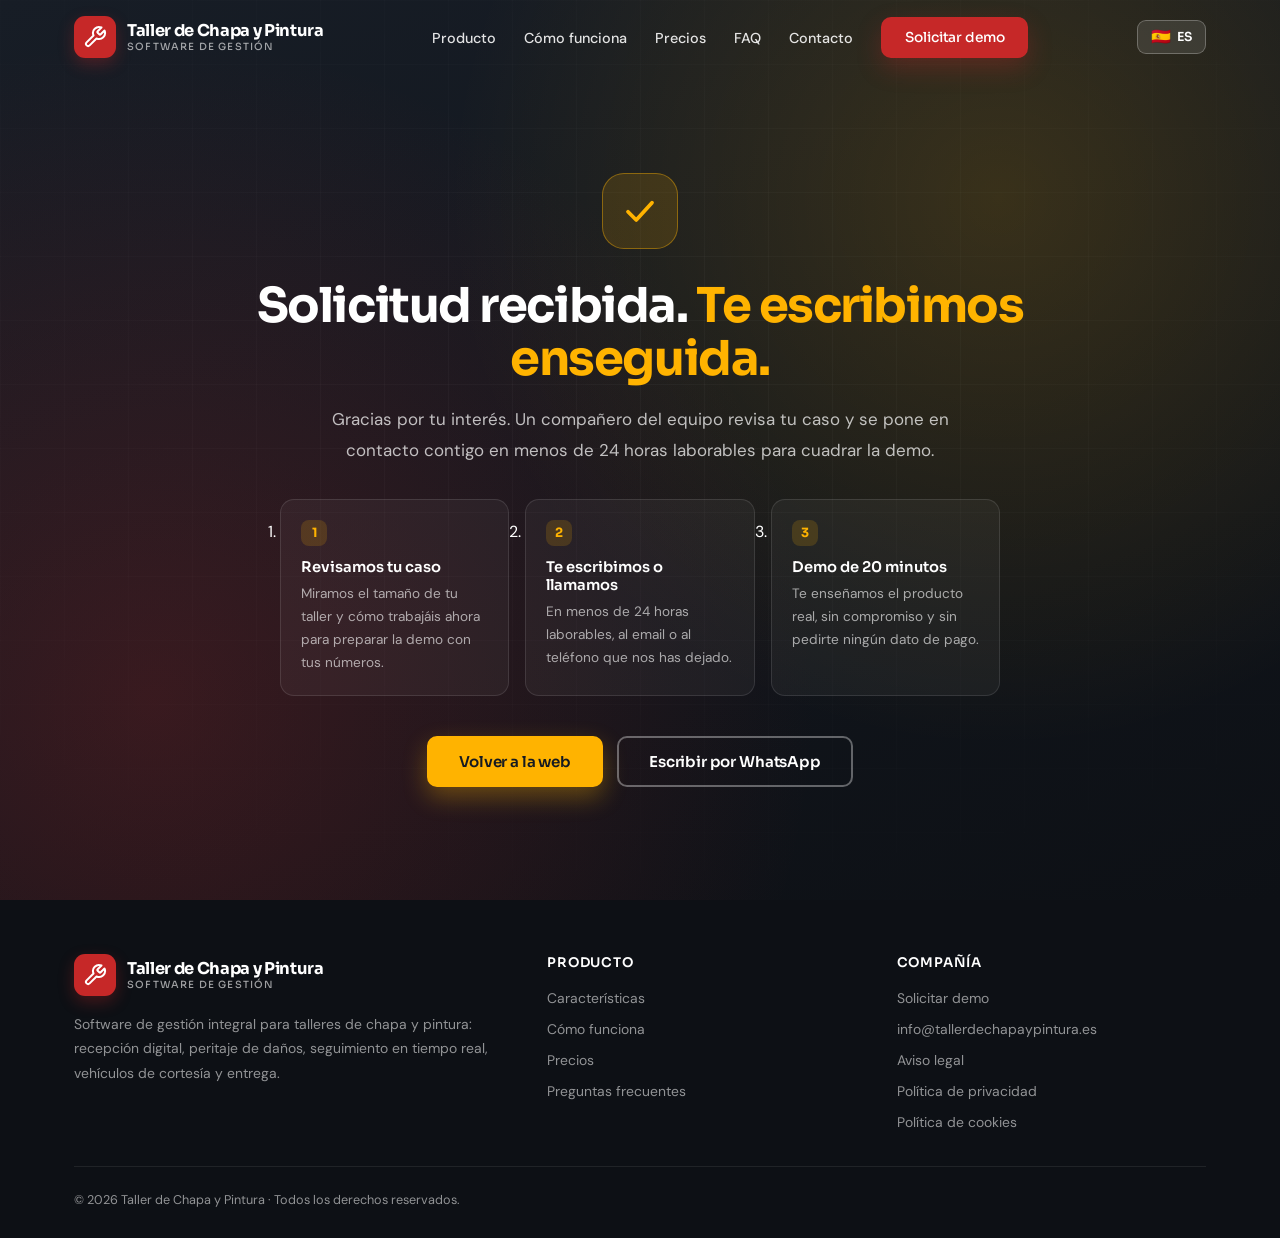
<file: gracias/index.html>
<!DOCTYPE html>
<html lang="es">
<head>
<meta charset="UTF-8">
<meta name="viewport" content="width=device-width, initial-scale=1.0">
<title>Solicitud recibida · Taller de Chapa y Pintura</title>
<meta name="description" content="Hemos recibido tu solicitud. Te escribimos en menos de 24 horas laborables.">
<meta name="robots" content="noindex, follow">
<link rel="canonical" href="https://www.tallerdechapaypintura.com/gracias/">
<meta name="theme-color" content="#151A21">
<link rel="preconnect" href="https://fonts.googleapis.com">
<link rel="preconnect" href="https://fonts.gstatic.com" crossorigin>
<link href="https://fonts.googleapis.com/css2?family=DM+Sans:wght@400;500;600;700&family=Sora:wght@400;500;600;700&display=swap" rel="stylesheet">
<link rel="icon" href="data:image/svg+xml,%3Csvg xmlns='http://www.w3.org/2000/svg' viewBox='0 0 24 24'%3E%3Crect width='24' height='24' rx='5' fill='%23C62828'/%3E%3Cpath d='M14.7 6.3a1 1 0 0 0 0 1.4l1.6 1.6a1 1 0 0 0 1.4 0l3.77-3.77a6 6 0 0 1-7.94 7.94l-6.91 6.91a2.12 2.12 0 0 1-3-3l6.91-6.91a6 6 0 0 1 7.94-7.94l-3.76 3.76z' fill='none' stroke='%23fff' stroke-width='1.8' stroke-linecap='round' stroke-linejoin='round' transform='translate(0.6 0.6) scale(0.95)'/%3E%3C/svg%3E">
<link rel="stylesheet" href="../assets/site.css">
</head>
<body data-home="../index.html" data-lang-alt="../thank-you/" data-lang-lock="es">

<!-- Cabecera común -->
<div data-layout="header"></div>

<main class="thanks">
  <div class="wrap-sm">
    <span class="check" aria-hidden="true">
      <svg viewBox="0 0 24 24" fill="none" stroke="currentColor" stroke-width="2.5" stroke-linecap="round" stroke-linejoin="round"><path d="M4 12.5l5.5 5.5L20 6.5"/></svg>
    </span>
    <h1>Solicitud recibida.<span class="accent"> Te escribimos enseguida.</span></h1>
    <p class="lead">Gracias por tu interés. Un compañero del equipo revisa tu caso y se pone en contacto contigo en menos de 24 horas laborables para cuadrar la demo.</p>

    <ol class="thanks-next">
      <li><span class="step-n">1</span><b>Revisamos tu caso</b><span>Miramos el tamaño de tu taller y cómo trabajáis ahora para preparar la demo con tus números.</span></li>
      <li><span class="step-n">2</span><b>Te escribimos o llamamos</b><span>En menos de 24 horas laborables, al email o al teléfono que nos has dejado.</span></li>
      <li><span class="step-n">3</span><b>Demo de 20 minutos</b><span>Te enseñamos el producto real, sin compromiso y sin pedirte ningún dato de pago.</span></li>
    </ol>

    <div class="thanks-ctas">
      <a class="btn amber" href="../index.html">Volver a la web</a>
      <a class="btn outline" data-cfg-wa href="#" target="_blank" rel="noopener">Escribir por WhatsApp</a>
    </div>
  </div>
</main>

<!-- Pie, modal legal y botón "arriba" comunes -->
<div data-layout="footer"></div>
<div data-layout="legal"></div>
<div data-layout="totop"></div>

<script src="../assets/config.js"></script>
<script src="../assets/i18n.js"></script>
<script src="../assets/layout.js"></script>
<script src="../assets/site-common.js"></script>
</body>
</html>
</file>
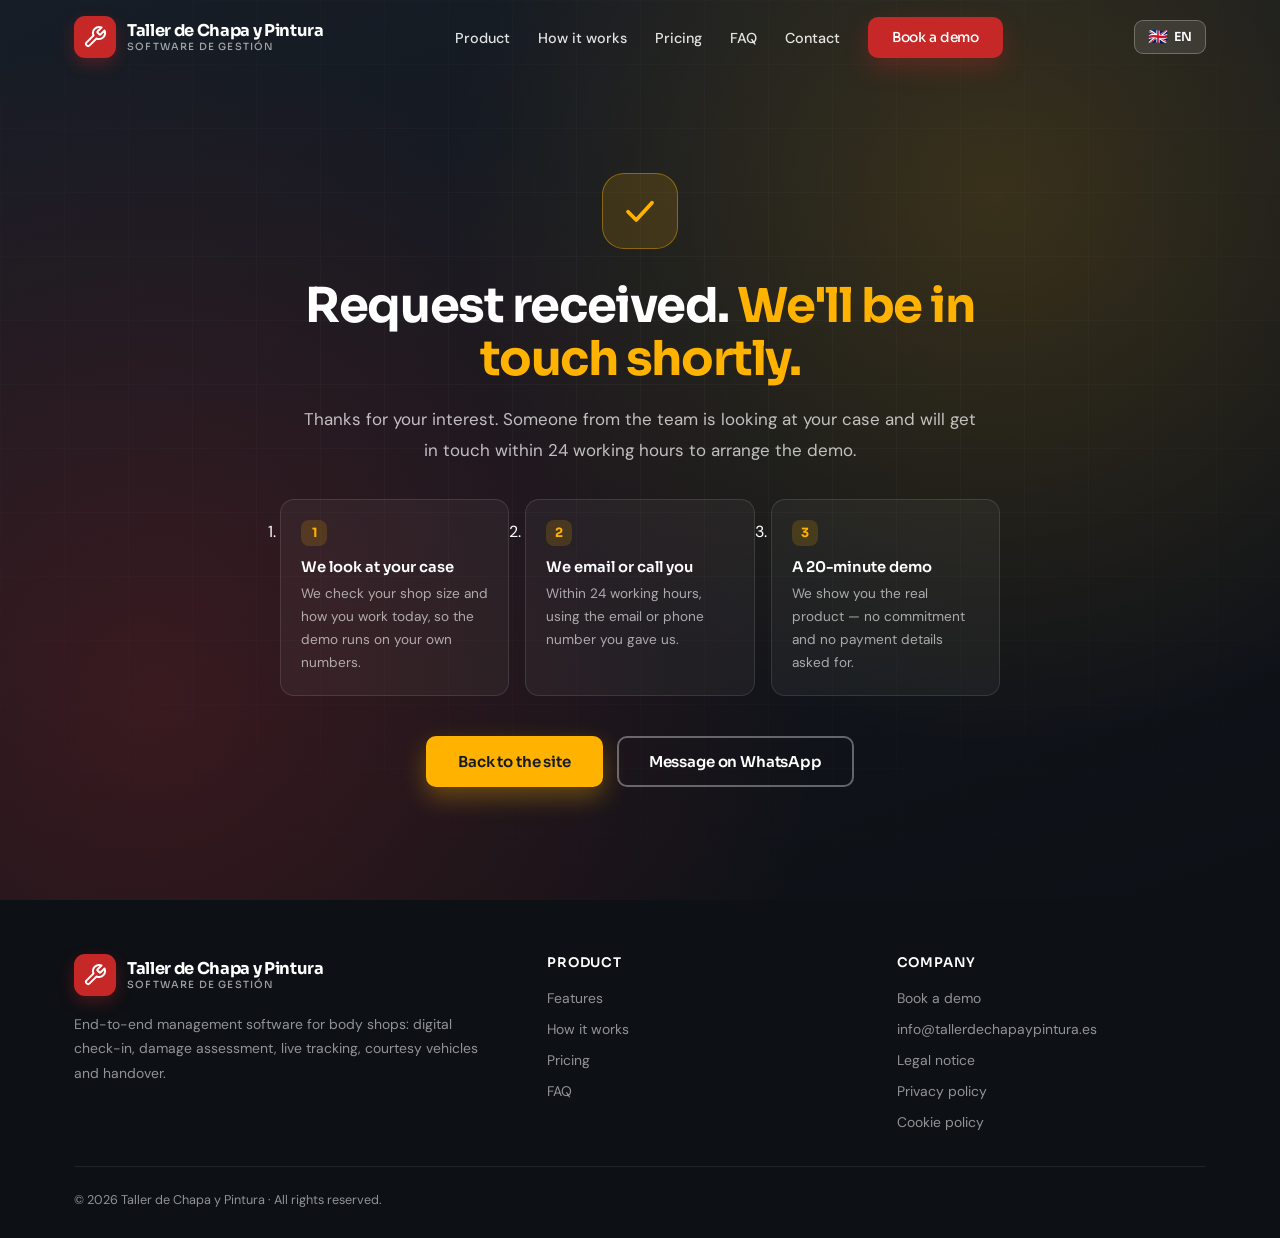
<file: thank-you/index.html>
<!DOCTYPE html>
<html lang="en">
<head>
<meta charset="UTF-8">
<meta name="viewport" content="width=device-width, initial-scale=1.0">
<title>Request received · Taller de Chapa y Pintura</title>
<meta name="description" content="We've received your request. We'll be in touch within 24 working hours.">
<meta name="robots" content="noindex, follow">
<link rel="canonical" href="https://www.tallerdechapaypintura.com/thank-you/">
<meta name="theme-color" content="#151A21">
<link rel="preconnect" href="https://fonts.googleapis.com">
<link rel="preconnect" href="https://fonts.gstatic.com" crossorigin>
<link href="https://fonts.googleapis.com/css2?family=DM+Sans:wght@400;500;600;700&family=Sora:wght@400;500;600;700&display=swap" rel="stylesheet">
<link rel="icon" href="data:image/svg+xml,%3Csvg xmlns='http://www.w3.org/2000/svg' viewBox='0 0 24 24'%3E%3Crect width='24' height='24' rx='5' fill='%23C62828'/%3E%3Cpath d='M14.7 6.3a1 1 0 0 0 0 1.4l1.6 1.6a1 1 0 0 0 1.4 0l3.77-3.77a6 6 0 0 1-7.94 7.94l-6.91 6.91a2.12 2.12 0 0 1-3-3l6.91-6.91a6 6 0 0 1 7.94-7.94l-3.76 3.76z' fill='none' stroke='%23fff' stroke-width='1.8' stroke-linecap='round' stroke-linejoin='round' transform='translate(0.6 0.6) scale(0.95)'/%3E%3C/svg%3E">
<link rel="stylesheet" href="../assets/site.css">
</head>
<body data-home="../index.html" data-lang-alt="../gracias/" data-lang-lock="en">

<!-- Cabecera común -->
<div data-layout="header"></div>

<main class="thanks">
  <div class="wrap-sm">
    <span class="check" aria-hidden="true">
      <svg viewBox="0 0 24 24" fill="none" stroke="currentColor" stroke-width="2.5" stroke-linecap="round" stroke-linejoin="round"><path d="M4 12.5l5.5 5.5L20 6.5"/></svg>
    </span>
    <h1>Request received.<span class="accent"> We'll be in touch shortly.</span></h1>
    <p class="lead">Thanks for your interest. Someone from the team is looking at your case and will get in touch within 24 working hours to arrange the demo.</p>

    <ol class="thanks-next">
      <li><span class="step-n">1</span><b>We look at your case</b><span>We check your shop size and how you work today, so the demo runs on your own numbers.</span></li>
      <li><span class="step-n">2</span><b>We email or call you</b><span>Within 24 working hours, using the email or phone number you gave us.</span></li>
      <li><span class="step-n">3</span><b>A 20-minute demo</b><span>We show you the real product — no commitment and no payment details asked for.</span></li>
    </ol>

    <div class="thanks-ctas">
      <a class="btn amber" href="../index.html">Back to the site</a>
      <a class="btn outline" data-cfg-wa href="#" target="_blank" rel="noopener">Message on WhatsApp</a>
    </div>
  </div>
</main>

<!-- Pie, modal legal y botón "arriba" comunes -->
<div data-layout="footer"></div>
<div data-layout="legal"></div>
<div data-layout="totop"></div>

<script src="../assets/config.js"></script>
<script src="../assets/i18n.js"></script>
<script src="../assets/layout.js"></script>
<script src="../assets/site-common.js"></script>
</body>
</html>
</file>
<file: assets/site.css>
:root{
  --ink:#151A21;
  --ink-2:#0D1015;
  --ink-3:#1D242E;
  --red:#C62828;
  --red-light:#E53935;
  --red-soft:rgba(198,40,40,.12);
  --amber:#FFB300;
  --amber-light:#FFC94D;
  --paper:#FFFFFF;
  --gray:#F5F6F8;
  --gray-2:#E8EBEF;
  --line:rgba(21,26,33,.10);
  --text-soft:#5A6470;
}
*{box-sizing:border-box;margin:0;padding:0;}
html{scroll-behavior:smooth;}
body{
  font-family:'DM Sans',system-ui,sans-serif;
  color:var(--ink);
  background:var(--paper);
  overflow-x:hidden;
  -webkit-font-smoothing:antialiased;
}
img{max-width:100%;display:block;}
a{text-decoration:none;color:inherit;}
ul{list-style:none;}
.wrap{max-width:1180px;margin:0 auto;padding:0 24px;}
.wrap-sm{max-width:820px;margin:0 auto;padding:0 24px;}

/* ---------- BOTONES ---------- */
.btn{
  display:inline-flex;align-items:center;justify-content:center;gap:9px;
  background:var(--red);
  color:#fff;
  font-family:'Sora',sans-serif;
  font-weight:600;
  padding:14px 30px;
  border-radius:10px;
  font-size:.94rem;
  letter-spacing:-.01em;
  box-shadow:0 10px 24px rgba(198,40,40,.28);
  transition:transform .18s ease, box-shadow .18s ease, background .18s ease, color .18s ease, border-color .18s ease;
  border:2px solid var(--red);
  cursor:pointer;
}
.btn:hover{transform:translateY(-2px);box-shadow:0 16px 32px rgba(198,40,40,.36);background:var(--red-light);border-color:var(--red-light);}
.btn.amber{background:var(--amber);border-color:var(--amber);color:var(--ink);box-shadow:0 10px 24px rgba(255,179,0,.32);}
.btn.amber:hover{background:var(--amber-light);border-color:var(--amber-light);box-shadow:0 16px 32px rgba(255,179,0,.4);}
.btn.outline{background:transparent;border-color:rgba(255,255,255,.35);color:#fff;box-shadow:none;}
.btn.outline:hover{background:rgba(255,255,255,.1);border-color:#fff;transform:translateY(-2px);}
.btn.ghost{background:transparent;border-color:var(--line);color:var(--ink);box-shadow:none;}
.btn.ghost:hover{background:var(--ink);border-color:var(--ink);color:#fff;}
.btn svg{width:17px;height:17px;flex:none;}

.eyebrow{
  display:inline-block;
  text-transform:uppercase;
  letter-spacing:.16em;
  font-size:.72rem;
  font-weight:700;
  color:var(--red);
  font-family:'Sora',sans-serif;
}
h2.section-title{
  font-family:'Sora',sans-serif;
  font-size:clamp(1.85rem,3.6vw,2.65rem);
  font-weight:700;
  line-height:1.15;
  letter-spacing:-.025em;
  margin:.5rem 0 1rem;
  max-width:22ch;
}
h2.section-title .accent{color:var(--red);}
.section-lead{color:var(--text-soft);font-size:1.05rem;line-height:1.75;max-width:62ch;}
.section-head{margin-bottom:56px;}
.section-head.center{text-align:center;}
.section-head.center h2.section-title{margin-left:auto;margin-right:auto;}
.section-head.center .section-lead{margin-left:auto;margin-right:auto;}

/* ---------- HEADER ---------- */
header{
  position:fixed;top:0;left:0;right:0;z-index:100;
  background:transparent;
  transition:background .35s ease, box-shadow .35s ease, padding .35s ease;
  padding:16px 0;
}
header.scrolled{
  background:rgba(255,255,255,.97);
  box-shadow:0 2px 20px rgba(13,16,21,.08);
  padding:9px 0;
  backdrop-filter:blur(8px);
}
nav{display:flex;align-items:center;justify-content:space-between;gap:20px;}
.brand{display:flex;align-items:center;gap:11px;}
.brand .mark{
  width:42px;height:42px;border-radius:11px;flex:none;
  background:var(--red);
  display:flex;align-items:center;justify-content:center;
  box-shadow:0 6px 16px rgba(198,40,40,.3);
  transition:width .3s ease,height .3s ease;
}
.brand .mark svg{width:24px;height:24px;color:#fff;}
header.scrolled .brand .mark{width:38px;height:38px;}
.brand-text{
  font-family:'Sora',sans-serif;font-weight:700;font-size:1.02rem;letter-spacing:-.02em;
  color:#fff;transition:color .35s ease;line-height:1.1;
}
.brand-text small{display:block;font-size:.62rem;font-weight:500;letter-spacing:.12em;text-transform:uppercase;opacity:.6;margin-top:2px;}
header.scrolled .brand-text{color:var(--ink);}
.nav-links{display:flex;gap:28px;align-items:center;}
.nav-links a{
  font-weight:500;font-size:.9rem;position:relative;padding:4px 0;
  color:rgba(255,255,255,.88);transition:color .35s ease;
}
header.scrolled .nav-links a{color:var(--ink);}
.nav-links a::after{content:'';position:absolute;left:0;bottom:-2px;width:0;height:2px;background:var(--red);transition:width .25s ease;}
.nav-links a:hover::after{width:100%;}
.nav-links a.btn{padding:10px 22px;color:#fff!important;font-size:.86rem;}
.nav-links a.btn::after{display:none;}
.burger{display:none;background:none;border:none;cursor:pointer;padding:6px;z-index:110;}
.burger span{display:block;width:22px;height:2px;background:#fff;margin:5px 0;border-radius:2px;transition:background .35s ease;}
header.scrolled .burger span{background:var(--ink);}

@media (max-width:960px){
  .nav-links{
    position:fixed;inset:0 0 0 auto;height:100vh;width:min(80vw,320px);
    background:var(--paper);flex-direction:column;justify-content:center;align-items:flex-start;
    padding:0 36px;gap:22px;transform:translateX(100%);transition:transform .35s ease;
    box-shadow:-10px 0 40px rgba(13,16,21,.18);
  }
  .nav-links.open{transform:translateX(0);}
  .nav-links a:not(.btn){color:var(--ink);}
  .nav-links a.btn{margin-top:8px;}
  .burger{display:block;order:3;}
  .brand-text{display:block;}
}
@media (max-width:420px){
  .brand-text small{display:none;}
}

/* ---------- HERO ---------- */
.hero{
  position:relative;min-height:100vh;display:flex;align-items:center;
  background:
    radial-gradient(circle at 78% 22%, rgba(255,179,0,.16), transparent 45%),
    radial-gradient(circle at 12% 78%, rgba(198,40,40,.22), transparent 50%),
    linear-gradient(160deg,#171D26 0%,#0D1015 100%);
  overflow:hidden;
}
.hero::after{
  content:'';position:absolute;inset:0;pointer-events:none;
  background-image:linear-gradient(rgba(255,255,255,.032) 1px,transparent 1px),linear-gradient(90deg,rgba(255,255,255,.032) 1px,transparent 1px);
  background-size:64px 64px;
  mask-image:radial-gradient(ellipse 90% 70% at 50% 40%,#000,transparent);
  -webkit-mask-image:radial-gradient(ellipse 90% 70% at 50% 40%,#000,transparent);
}
.hero .wrap{position:relative;z-index:2;padding-top:120px;padding-bottom:70px;}
.hero-grid{display:grid;grid-template-columns:1.05fr .95fr;gap:60px;align-items:center;}
.hero-tag{
  display:inline-flex;align-items:center;gap:9px;
  background:rgba(255,255,255,.06);
  border:1px solid rgba(255,179,0,.4);
  color:var(--amber-light);padding:8px 16px;border-radius:30px;
  font-size:.72rem;letter-spacing:.12em;text-transform:uppercase;font-weight:600;
  font-family:'Sora',sans-serif;backdrop-filter:blur(4px);
}
.hero h1{
  color:#fff;font-family:'Sora',sans-serif;
  font-size:clamp(2.2rem,4.7vw,3.5rem);
  font-weight:700;line-height:1.1;letter-spacing:-.032em;
  margin:22px 0 18px;
}
.hero h1 .accent{color:var(--amber);}
.hero p.lead{color:rgba(255,255,255,.72);font-size:1.08rem;max-width:52ch;margin-bottom:32px;line-height:1.75;}
.hero-ctas{display:flex;gap:14px;flex-wrap:wrap;}
.hero-note{margin-top:18px;color:rgba(255,255,255,.42);font-size:.82rem;}
.hero-stats{display:grid;grid-template-columns:repeat(3,1fr);gap:18px;margin-top:48px;padding-top:34px;border-top:1px solid rgba(255,255,255,.1);}
.hero-stats .st strong{
  display:block;font-family:'Sora',sans-serif;font-size:1.9rem;font-weight:700;
  color:var(--amber);line-height:1;letter-spacing:-.02em;
}
.hero-stats .st span{display:block;color:rgba(255,255,255,.55);font-size:.79rem;margin-top:8px;line-height:1.45;}

/* Mock de la app en el hero */
.hero-mock{
  background:rgba(255,255,255,.045);
  border:1px solid rgba(255,255,255,.12);
  border-radius:18px;padding:14px;
  box-shadow:0 40px 80px rgba(0,0,0,.45);
  backdrop-filter:blur(6px);
}
.mock-bar{display:flex;align-items:center;gap:6px;padding:4px 6px 12px;}
.mock-bar i{width:9px;height:9px;border-radius:50%;background:rgba(255,255,255,.18);display:block;}
.mock-bar i:first-child{background:rgba(229,57,53,.7);}
.mock-bar .mock-url{
  margin-left:8px;flex:1;height:20px;border-radius:6px;background:rgba(255,255,255,.07);
  display:flex;align-items:center;padding:0 10px;color:rgba(255,255,255,.4);font-size:.62rem;letter-spacing:.04em;
}
.mock-screen{background:#12161C;border-radius:12px;padding:18px;border:1px solid rgba(255,255,255,.07);}
.mock-row{display:flex;justify-content:space-between;align-items:center;margin-bottom:16px;}
.mock-row h4{font-family:'Sora',sans-serif;font-size:.86rem;color:#fff;font-weight:600;}
.mock-pill{font-size:.62rem;padding:4px 10px;border-radius:20px;background:rgba(255,179,0,.16);color:var(--amber);font-weight:600;letter-spacing:.04em;}
.mock-kpis{display:grid;grid-template-columns:repeat(3,1fr);gap:9px;margin-bottom:16px;}
.mock-kpi{background:rgba(255,255,255,.05);border-radius:9px;padding:11px;}
.mock-kpi b{display:block;font-family:'Sora',sans-serif;font-size:1.05rem;color:#fff;line-height:1;}
.mock-kpi span{display:block;font-size:.58rem;color:rgba(255,255,255,.42);margin-top:5px;letter-spacing:.03em;}
.mock-list{display:flex;flex-direction:column;gap:8px;}
.mock-item{display:flex;align-items:center;gap:10px;background:rgba(255,255,255,.04);border-radius:9px;padding:10px 12px;}
.mock-item .veh{width:26px;height:26px;border-radius:7px;background:rgba(198,40,40,.22);display:flex;align-items:center;justify-content:center;flex:none;}
.mock-item .veh svg{width:14px;height:14px;color:#FF8A80;}
.mock-item .meta{flex:1;min-width:0;}
.mock-item .meta b{display:block;font-size:.72rem;color:#fff;font-weight:600;font-family:'Sora',sans-serif;}
.mock-item .meta span{display:block;font-size:.62rem;color:rgba(255,255,255,.38);margin-top:2px;}
.mock-item .prog{width:64px;height:5px;border-radius:4px;background:rgba(255,255,255,.1);overflow:hidden;flex:none;}
.mock-item .prog i{display:block;height:100%;border-radius:4px;background:var(--amber);}

@media (max-width:1000px){
  .hero-grid{grid-template-columns:1fr;gap:48px;}
  .hero-mock{order:2;}
  .hero-stats{margin-top:36px;}
}
@media (max-width:560px){
  .hero-stats{grid-template-columns:1fr;gap:20px;text-align:left;}
  .hero-ctas .btn{width:100%;}
}

/* ---------- FRANJA DE VALOR ---------- */
.valuestrip{background:var(--ink);padding:26px 0;border-top:1px solid rgba(255,255,255,.06);}
.valuestrip .wrap{display:flex;justify-content:space-between;align-items:center;gap:26px;flex-wrap:wrap;}
.valuestrip .vs{display:flex;align-items:center;gap:11px;color:rgba(255,255,255,.62);font-size:.85rem;font-weight:500;}
.valuestrip .vs svg{width:18px;height:18px;color:var(--amber);flex:none;}

/* ---------- PROBLEMA / INTRO ---------- */
.intro{padding:110px 0 100px;background:var(--paper);}
.intro-grid{display:grid;grid-template-columns:1fr 1fr;gap:70px;align-items:center;}
.pain-list{display:flex;flex-direction:column;gap:16px;}
.pain{
  display:flex;gap:14px;align-items:flex-start;
  background:var(--gray);border-radius:14px;padding:18px 20px;
  border-left:3px solid var(--red);
}
.pain .ic{width:26px;height:26px;flex:none;border-radius:8px;background:var(--red-soft);display:flex;align-items:center;justify-content:center;}
.pain .ic svg{width:15px;height:15px;color:var(--red);}
.pain b{display:block;font-family:'Sora',sans-serif;font-size:.94rem;margin-bottom:4px;font-weight:600;}
.pain span{color:var(--text-soft);font-size:.89rem;line-height:1.6;}
.intro-text p{color:var(--text-soft);font-size:1.05rem;line-height:1.8;margin-bottom:18px;}
.intro-badge{
  display:inline-flex;align-items:center;gap:10px;margin-top:10px;
  background:var(--ink);color:#fff;border-radius:12px;padding:16px 20px;
}
.intro-badge strong{font-family:'Sora',sans-serif;font-size:1.5rem;color:var(--amber);line-height:1;}
.intro-badge span{font-size:.82rem;color:rgba(255,255,255,.65);line-height:1.4;max-width:20ch;}
@media (max-width:960px){.intro-grid{grid-template-columns:1fr;gap:48px;}}

/* ---------- CARACTERÍSTICAS ---------- */
.features{background:var(--gray);padding:110px 0;}
.feat-grid{display:grid;grid-template-columns:repeat(4,1fr);gap:20px;}
.feat-card{
  background:var(--paper);border:1px solid var(--line);border-radius:16px;padding:26px 24px 28px;
  transition:transform .25s ease, box-shadow .25s ease, border-color .25s ease;
}
.feat-card:hover{transform:translateY(-5px);box-shadow:0 18px 40px rgba(13,16,21,.1);border-color:rgba(198,40,40,.35);}
.feat-card .ic{
  width:44px;height:44px;border-radius:12px;background:var(--red-soft);
  display:flex;align-items:center;justify-content:center;margin-bottom:18px;
}
.feat-card .ic svg{width:22px;height:22px;color:var(--red);}
.feat-card h3{font-family:'Sora',sans-serif;font-size:1rem;font-weight:600;margin-bottom:9px;letter-spacing:-.01em;}
.feat-card p{color:var(--text-soft);font-size:.89rem;line-height:1.68;}
@media (max-width:1000px){.feat-grid{grid-template-columns:repeat(2,1fr);}}
@media (max-width:560px){.feat-grid{grid-template-columns:1fr;}}

/* ---------- CÓMO FUNCIONA ---------- */
.flow{background:var(--paper);padding:110px 0;}
.flow-grid{display:grid;grid-template-columns:repeat(3,1fr);gap:22px;counter-reset:step;}
.step{
  position:relative;background:var(--paper);border:1px solid var(--line);border-radius:16px;
  padding:30px 24px 26px;transition:border-color .25s ease, box-shadow .25s ease, transform .25s ease;
}
.step:hover{border-color:rgba(255,179,0,.6);box-shadow:0 16px 36px rgba(13,16,21,.08);transform:translateY(-4px);}
.step .num{
  position:absolute;top:-16px;left:24px;
  width:34px;height:34px;border-radius:10px;background:var(--ink);color:var(--amber);
  display:flex;align-items:center;justify-content:center;
  font-family:'Sora',sans-serif;font-weight:700;font-size:.88rem;
  box-shadow:0 8px 18px rgba(13,16,21,.2);
}
.step h3{font-family:'Sora',sans-serif;font-size:1.02rem;font-weight:600;margin:10px 0 9px;}
.step p{color:var(--text-soft);font-size:.89rem;line-height:1.68;}
.step .tagline{display:inline-block;margin-top:14px;font-size:.72rem;font-weight:600;letter-spacing:.06em;text-transform:uppercase;color:var(--red);}
@media (max-width:960px){.flow-grid{grid-template-columns:1fr 1fr;}}
@media (max-width:600px){.flow-grid{grid-template-columns:1fr;gap:30px;}}

/* ---------- PORTAL + IA (sección oscura) ---------- */
.dark-section{background:var(--ink);color:#fff;padding:110px 0;position:relative;overflow:hidden;}
.dark-section::before{
  content:'';position:absolute;inset:0;pointer-events:none;
  background:radial-gradient(circle at 85% 20%, rgba(255,179,0,.1), transparent 45%),
             radial-gradient(circle at 10% 85%, rgba(198,40,40,.14), transparent 45%);
}
.dark-section .wrap{position:relative;z-index:2;}
.dark-section .eyebrow{color:var(--amber);}
.dark-section h2.section-title{color:#fff;}
.dark-section h2.section-title .accent{color:var(--amber);}
.dark-section .section-lead{color:rgba(255,255,255,.66);}
.duo{display:grid;grid-template-columns:1fr 1fr;gap:26px;margin-top:20px;}
.duo-card{
  background:rgba(255,255,255,.045);border:1px solid rgba(255,255,255,.11);
  border-radius:18px;padding:32px 30px 34px;
  transition:background .25s ease,border-color .25s ease,transform .25s ease;
}
.duo-card:hover{background:rgba(255,255,255,.075);border-color:rgba(255,179,0,.4);transform:translateY(-4px);}
.duo-card .ic{width:46px;height:46px;border-radius:13px;background:rgba(255,179,0,.14);display:flex;align-items:center;justify-content:center;margin-bottom:20px;}
.duo-card .ic svg{width:23px;height:23px;color:var(--amber);}
.duo-card h3{font-family:'Sora',sans-serif;font-size:1.2rem;font-weight:600;margin-bottom:12px;letter-spacing:-.015em;}
.duo-card p{color:rgba(255,255,255,.66);font-size:.94rem;line-height:1.75;margin-bottom:18px;}
.duo-card ul{display:flex;flex-direction:column;gap:11px;}
.duo-card li{display:flex;gap:11px;align-items:flex-start;color:rgba(255,255,255,.78);font-size:.89rem;line-height:1.6;}
.duo-card li .chk{width:17px;height:17px;flex:none;border-radius:50%;background:rgba(255,179,0,.18);display:flex;align-items:center;justify-content:center;margin-top:2px;}
.duo-card li .chk svg{width:10px;height:10px;color:var(--amber);}
@media (max-width:900px){.duo{grid-template-columns:1fr;}}

/* ---------- PRECIOS ---------- */
.pricing{background:var(--gray);padding:110px 0;}
.price-grid{display:grid;grid-template-columns:repeat(3,1fr);gap:22px;align-items:stretch;}
.price-card{
  background:var(--paper);border:1px solid var(--line);border-radius:18px;padding:34px 30px 36px;
  display:flex;flex-direction:column;transition:transform .25s ease, box-shadow .25s ease;
}
.price-card:hover{transform:translateY(-5px);box-shadow:0 20px 44px rgba(13,16,21,.1);}
.price-card.featured{border:2px solid var(--red);box-shadow:0 24px 50px rgba(198,40,40,.16);position:relative;}
.price-card .flag{
  position:absolute;top:-13px;left:50%;transform:translateX(-50%);
  background:var(--red);color:#fff;font-family:'Sora',sans-serif;font-size:.68rem;font-weight:600;
  letter-spacing:.1em;text-transform:uppercase;padding:6px 16px;border-radius:20px;white-space:nowrap;
}
.price-card h3{font-family:'Sora',sans-serif;font-size:1.12rem;font-weight:600;margin-bottom:6px;}
.price-card .who{color:var(--text-soft);font-size:.85rem;line-height:1.55;margin-bottom:22px;min-height:2.6em;}
.price-card .amount{display:flex;align-items:baseline;gap:5px;margin-bottom:6px;}
.price-card .amount b{font-family:'Sora',sans-serif;font-size:2.6rem;font-weight:700;line-height:1;letter-spacing:-.03em;}
.price-card .amount span{color:var(--text-soft);font-size:.9rem;font-weight:500;}
.price-card .per{color:var(--text-soft);font-size:.79rem;margin-bottom:26px;}
.price-card ul{display:flex;flex-direction:column;gap:12px;margin-bottom:30px;flex:1;}
.price-card li{display:flex;gap:11px;align-items:flex-start;font-size:.89rem;line-height:1.55;color:var(--ink);}
.price-card li .chk{width:18px;height:18px;flex:none;border-radius:50%;background:var(--red-soft);display:flex;align-items:center;justify-content:center;margin-top:1px;}
.price-card li .chk svg{width:10px;height:10px;color:var(--red);}
.price-card .btn{width:100%;}
.price-note{text-align:center;color:var(--text-soft);font-size:.85rem;margin-top:34px;line-height:1.7;}
@media (max-width:960px){.price-grid{grid-template-columns:1fr;max-width:460px;margin:0 auto;}}

/* ---------- FAQ ---------- */
.faq{background:var(--paper);padding:110px 0;}
.faq-list{display:flex;flex-direction:column;gap:12px;margin-top:10px;}
.faq-item{border:1px solid var(--line);border-radius:14px;overflow:hidden;background:var(--paper);transition:border-color .2s ease;}
.faq-item.open{border-color:rgba(198,40,40,.45);}
.faq-q{
  width:100%;display:flex;justify-content:space-between;align-items:center;gap:16px;
  background:none;border:none;cursor:pointer;text-align:left;padding:20px 22px;
  font-family:'Sora',sans-serif;font-size:.97rem;font-weight:600;color:var(--ink);
}
.faq-q .sign{width:22px;height:22px;flex:none;border-radius:50%;background:var(--gray);display:flex;align-items:center;justify-content:center;transition:background .2s ease,transform .25s ease;}
.faq-q .sign svg{width:11px;height:11px;color:var(--red);}
.faq-item.open .faq-q .sign{background:var(--red);transform:rotate(45deg);}
.faq-item.open .faq-q .sign svg{color:#fff;}
.faq-a{max-height:0;overflow:hidden;transition:max-height .3s ease;}
.faq-a p{padding:0 22px 22px;color:var(--text-soft);font-size:.92rem;line-height:1.78;}
.faq-item.open .faq-a{max-height:420px;}

/* ---------- CONTACTO ---------- */
.contact{background:var(--gray);padding:110px 0 100px;}
.contact-grid{display:grid;grid-template-columns:.9fr 1.1fr;gap:56px;align-items:start;}
.info-list{display:flex;flex-direction:column;gap:20px;margin:30px 0 28px;}
.info-list li{display:flex;gap:14px;align-items:flex-start;}
.info-list .ic{width:42px;height:42px;border-radius:12px;background:var(--ink);display:flex;align-items:center;justify-content:center;flex:none;}
.info-list .ic svg{width:19px;height:19px;color:var(--amber);}
.info-list strong{display:block;font-family:'Sora',sans-serif;font-size:.92rem;margin-bottom:3px;}
.info-list span,.info-list a{color:var(--text-soft);font-size:.88rem;line-height:1.6;}
.info-list a:hover{color:var(--red);}
.quick-actions{display:flex;flex-direction:column;gap:12px;}
.quick-actions .btn{width:100%;}
.trust-mini{margin-top:28px;padding-top:22px;border-top:1px solid var(--line);}
.trust-mini .t-title{font-size:.74rem;font-weight:700;letter-spacing:.1em;text-transform:uppercase;color:var(--text-soft);margin-bottom:12px;font-family:'Sora',sans-serif;}
.trust-mini ul{display:flex;flex-direction:column;gap:8px;}
.trust-mini li{font-size:.85rem;color:var(--text-soft);display:flex;gap:8px;align-items:flex-start;}
.trust-mini li::before{content:'—';color:var(--red);flex:none;}

.form-card{background:var(--ink);border-radius:20px;padding:36px;color:#fff;box-shadow:0 24px 54px rgba(13,16,21,.22);}
.form-card h3{font-family:'Sora',sans-serif;font-size:1.28rem;margin-bottom:8px;color:#fff;font-weight:600;}
.form-card p.note{color:rgba(255,255,255,.55);font-size:.83rem;margin-bottom:26px;line-height:1.65;}
.form-row{display:grid;grid-template-columns:1fr 1fr;gap:14px;margin-bottom:14px;}
.form-card label{display:block;font-size:.76rem;font-weight:600;margin-bottom:6px;color:rgba(255,255,255,.72);letter-spacing:.02em;}
.form-card input,.form-card textarea,.form-card select{
  width:100%;background:rgba(255,255,255,.06);border:1px solid rgba(255,255,255,.17);
  border-radius:10px;padding:11px 14px;color:#fff;font-family:'DM Sans',sans-serif;font-size:.9rem;
  transition:border-color .2s ease,background .2s ease;
}
.form-card input:focus,.form-card textarea:focus,.form-card select:focus{outline:none;border-color:var(--amber);background:rgba(255,255,255,.09);}
.form-card select option{background:var(--ink);color:#fff;}
.form-card input::placeholder,.form-card textarea::placeholder{color:rgba(255,255,255,.32);}
.form-card textarea{resize:vertical;min-height:88px;}
.form-card .full{margin-bottom:14px;}
.form-card input.invalid,.form-card textarea.invalid,.form-card select.invalid{border-color:#FF8A80;background:rgba(255,138,128,.08);}
.field-error{display:none;color:#FF8A80;font-size:.75rem;margin-top:5px;line-height:1.4;}
.field-error.show{display:block;}
.form-captcha{background:rgba(255,179,0,.07);border:1px dashed rgba(255,179,0,.4);border-radius:12px;padding:14px 16px;margin:4px 0 16px;}
.form-captcha label{color:var(--amber-light)!important;}
.captcha-msg{font-size:.77rem;margin-top:6px;display:none;}
.captcha-msg.show{display:block;}
.captcha-msg.err{color:#FF8A80;}
.form-consent{display:flex;gap:10px;align-items:flex-start;margin-bottom:20px;}
.form-consent input[type=checkbox]{width:auto;margin-top:3px;flex:none;accent-color:var(--amber);}
.form-consent label{font-size:.78rem;line-height:1.6;color:rgba(255,255,255,.6);margin:0;font-weight:400;}
.form-consent a{color:var(--amber);font-weight:600;}
.form-consent button.inline-link{background:none;border:none;color:var(--amber);font-weight:600;cursor:pointer;font-family:inherit;font-size:inherit;padding:0;text-decoration:underline;}
.form-card .btn{width:100%;}
.form-status{display:none;align-items:flex-start;gap:10px;margin-top:16px;padding:13px 15px;border-radius:11px;font-size:.85rem;line-height:1.6;}
.form-status.show{display:flex;}
.form-status.sending{background:rgba(255,255,255,.07);color:rgba(255,255,255,.75);}
.form-status.success{background:rgba(129,199,132,.12);color:#C8E6C9;border:1px solid rgba(129,199,132,.32);}
.form-status.error{background:rgba(255,138,128,.12);color:#FFCDD2;border:1px solid rgba(255,138,128,.3);}
.form-status a{color:inherit;font-weight:700;text-decoration:underline;}
@media (max-width:960px){.contact-grid{grid-template-columns:1fr;gap:44px;}.form-row{grid-template-columns:1fr;}}
@media (max-width:480px){.form-card{padding:28px 22px;}}

/* ---------- CTA FINAL ---------- */
.cta-band{background:var(--red);padding:70px 0;text-align:center;position:relative;overflow:hidden;}
.cta-band::before{content:'';position:absolute;inset:0;background:radial-gradient(circle at 50% 0%, rgba(255,179,0,.28), transparent 60%);pointer-events:none;}
.cta-band .wrap{position:relative;z-index:2;}
.cta-band h2{font-family:'Sora',sans-serif;color:#fff;font-size:clamp(1.6rem,3.4vw,2.35rem);font-weight:700;letter-spacing:-.025em;line-height:1.2;margin-bottom:14px;}
.cta-band p{color:rgba(255,255,255,.85);font-size:1rem;margin-bottom:30px;max-width:56ch;margin-left:auto;margin-right:auto;line-height:1.7;}
.cta-band .btn{background:#fff;border-color:#fff;color:var(--red);box-shadow:0 12px 30px rgba(0,0,0,.2);}
.cta-band .btn:hover{background:var(--amber);border-color:var(--amber);color:var(--ink);}

/* ---------- FOOTER ---------- */
footer{background:var(--ink-2);padding:54px 0 30px;color:rgba(255,255,255,.55);}
.footer-top{display:grid;grid-template-columns:1.4fr 1fr 1fr;gap:40px;padding-bottom:34px;border-bottom:1px solid rgba(255,255,255,.08);}
.footer-top .f-brand .brand-text{color:#fff;}
.footer-top p.f-desc{font-size:.87rem;line-height:1.75;margin-top:16px;max-width:42ch;}
.footer-col h4{font-family:'Sora',sans-serif;color:#fff;font-size:.83rem;font-weight:600;letter-spacing:.06em;text-transform:uppercase;margin-bottom:16px;}
.footer-col ul{display:flex;flex-direction:column;gap:10px;}
.footer-col a,.footer-col button{
  color:rgba(255,255,255,.55);font-size:.87rem;background:none;border:none;padding:0;cursor:pointer;
  font-family:'DM Sans',sans-serif;text-align:left;transition:color .2s ease;
}
.footer-col a:hover,.footer-col button:hover{color:var(--amber);}
.footer-bottom{display:flex;justify-content:space-between;align-items:center;gap:16px;flex-wrap:wrap;padding-top:24px;font-size:.79rem;}
.footer-bottom .socials{display:flex;gap:10px;}
.footer-bottom .socials a{
  width:34px;height:34px;border-radius:9px;border:1px solid rgba(255,255,255,.14);
  display:flex;align-items:center;justify-content:center;color:rgba(255,255,255,.6);
  transition:background .2s ease,color .2s ease,border-color .2s ease,transform .2s ease;
}
.footer-bottom .socials a svg{width:16px;height:16px;}
.footer-bottom .socials a:hover{background:var(--amber);border-color:var(--amber);color:var(--ink);transform:translateY(-2px);}
@media (max-width:800px){.footer-top{grid-template-columns:1fr;gap:32px;}}

/* ---------- MODAL LEGAL ---------- */
.legal-modal{
  position:fixed;inset:0;background:rgba(13,16,21,.8);
  display:flex;align-items:center;justify-content:center;padding:24px;
  z-index:300;opacity:0;pointer-events:none;transition:opacity .25s ease;
}
.legal-modal.open{opacity:1;pointer-events:auto;}
.legal-box{
  background:var(--paper);border-radius:18px;max-width:780px;width:100%;max-height:86vh;
  overflow:hidden;display:flex;flex-direction:column;box-shadow:0 30px 70px rgba(0,0,0,.4);
}
.legal-head{display:flex;align-items:center;justify-content:space-between;padding:22px 26px;border-bottom:1px solid var(--line);}
.legal-head h3{font-family:'Sora',sans-serif;font-size:1.15rem;font-weight:600;}
.legal-close{background:none;border:none;cursor:pointer;font-size:1.6rem;line-height:1;color:var(--text-soft);}
.legal-tabs{display:flex;gap:8px;padding:16px 26px 0;flex-wrap:wrap;}
.legal-tab{
  background:var(--gray);border:1px solid var(--line);color:var(--ink);
  padding:8px 15px;border-radius:20px;font-family:'Sora',sans-serif;font-weight:600;font-size:.78rem;
  cursor:pointer;transition:background .2s ease,color .2s ease,border-color .2s ease;
}
.legal-tab.active{background:var(--ink);color:var(--amber);border-color:var(--ink);}
.legal-body{padding:20px 26px 30px;overflow-y:auto;}
.legal-panel{display:none;}
.legal-panel.active{display:block;}
.legal-panel h4{font-family:'Sora',sans-serif;font-size:1rem;margin:20px 0 8px;font-weight:600;}
.legal-panel h4:first-child{margin-top:0;}
.legal-panel p{color:var(--text-soft);font-size:.89rem;line-height:1.78;margin-bottom:10px;}
.legal-panel ul{margin-bottom:12px;}
.legal-panel li{color:var(--text-soft);font-size:.89rem;line-height:1.7;margin-bottom:8px;padding-left:16px;position:relative;}
.legal-panel li::before{content:'—';position:absolute;left:0;color:var(--red);}
.legal-panel a{color:var(--red);font-weight:600;}

/* ---------- SELECTOR DE IDIOMA ---------- */
.lang-switch{position:relative;}
.lang-btn{
  display:flex;align-items:center;gap:6px;
  background:rgba(255,255,255,.1);border:1px solid rgba(255,255,255,.26);
  color:#fff;padding:8px 13px;border-radius:9px;
  font-family:'Sora',sans-serif;font-weight:600;font-size:.78rem;cursor:pointer;
  transition:background .35s ease,border-color .35s ease,color .35s ease;
}
header.scrolled .lang-btn{background:var(--gray);border-color:var(--line);color:var(--ink);}
.lang-menu{
  position:absolute;top:calc(100% + 9px);right:0;
  background:#fff;border-radius:12px;overflow:hidden;
  box-shadow:0 16px 40px rgba(13,16,21,.18);min-width:150px;
  opacity:0;visibility:hidden;transform:translateY(-6px);
  transition:opacity .2s ease,transform .2s ease,visibility .2s ease;z-index:120;
}
.lang-switch.open .lang-menu{opacity:1;visibility:visible;transform:translateY(0);}
.lang-menu button{
  display:flex;align-items:center;gap:10px;width:100%;padding:11px 15px;background:none;border:none;cursor:pointer;
  font-family:'DM Sans',sans-serif;font-weight:500;font-size:.85rem;color:var(--ink);text-align:left;transition:background .15s ease;
}
.lang-menu button:hover{background:var(--gray);}
.lang-menu button.active{color:var(--red);font-weight:700;}
.flag{font-size:1rem;line-height:1;}
@media (max-width:960px){
  .lang-switch{order:2;margin-left:auto;}
}

/* ---------- BACK TO TOP ---------- */
.to-top{
  position:fixed;right:22px;bottom:22px;width:46px;height:46px;border-radius:12px;
  background:var(--red);color:#fff;display:flex;align-items:center;justify-content:center;
  border:none;cursor:pointer;box-shadow:0 10px 26px rgba(198,40,40,.4);
  opacity:0;visibility:hidden;transform:translateY(12px);
  transition:opacity .3s ease,transform .3s ease,background .2s ease;z-index:90;
}
.to-top.show{opacity:1;visibility:visible;transform:translateY(0);}
.to-top:hover{background:var(--red-light);}
.to-top svg{width:19px;height:19px;}

/* ---------- ACCESIBILIDAD ---------- */
:focus-visible{outline:3px solid var(--amber);outline-offset:3px;border-radius:4px;}
.sr-only{position:absolute;width:1px;height:1px;padding:0;margin:-1px;overflow:hidden;clip:rect(0,0,0,0);white-space:nowrap;border:0;}
@media (prefers-reduced-motion:reduce){
  *{animation-duration:.01ms!important;transition-duration:.01ms!important;scroll-behavior:auto!important;}
}

/* ---------- PÁGINA DE AGRADECIMIENTO ---------- */
.thanks{
  min-height:100vh;display:flex;align-items:center;padding:150px 0 90px;
  background:
    radial-gradient(circle at 78% 22%, rgba(255,179,0,.16), transparent 45%),
    radial-gradient(circle at 12% 78%, rgba(198,40,40,.22), transparent 50%),
    linear-gradient(160deg,#171D26 0%,#0D1015 100%);
  color:#fff;position:relative;overflow:hidden;
}
.thanks::after{
  content:'';position:absolute;inset:0;pointer-events:none;
  background-image:linear-gradient(rgba(255,255,255,.032) 1px,transparent 1px),linear-gradient(90deg,rgba(255,255,255,.032) 1px,transparent 1px);
  background-size:64px 64px;
  mask-image:radial-gradient(ellipse 90% 70% at 50% 40%,#000,transparent);
  -webkit-mask-image:radial-gradient(ellipse 90% 70% at 50% 40%,#000,transparent);
}
.thanks .wrap-sm{position:relative;z-index:2;text-align:center;}
.thanks .check{
  width:76px;height:76px;border-radius:22px;margin:0 auto 30px;
  background:rgba(255,179,0,.14);border:1px solid rgba(255,179,0,.4);
  display:flex;align-items:center;justify-content:center;
}
.thanks .check svg{width:36px;height:36px;color:var(--amber);}
.thanks h1{
  font-family:'Sora',sans-serif;font-size:clamp(2rem,4.4vw,3rem);font-weight:700;
  letter-spacing:-.03em;line-height:1.12;margin-bottom:18px;
}
.thanks h1 .accent{color:var(--amber);}
.thanks p.lead{color:rgba(255,255,255,.72);font-size:1.06rem;line-height:1.8;max-width:56ch;margin:0 auto 34px;}
.thanks-next{
  display:grid;grid-template-columns:repeat(3,1fr);gap:16px;margin:0 auto 40px;max-width:720px;text-align:left;
}
.thanks-next li{
  background:rgba(255,255,255,.045);border:1px solid rgba(255,255,255,.11);
  border-radius:14px;padding:20px 20px 22px;
}
.thanks-next .step-n{
  display:inline-flex;align-items:center;justify-content:center;
  width:26px;height:26px;border-radius:8px;background:rgba(255,179,0,.16);
  color:var(--amber);font-family:'Sora',sans-serif;font-weight:700;font-size:.8rem;margin-bottom:12px;
}
.thanks-next b{display:block;font-family:'Sora',sans-serif;font-size:.92rem;font-weight:600;margin-bottom:6px;}
.thanks-next span{color:rgba(255,255,255,.62);font-size:.85rem;line-height:1.6;}
.thanks-ctas{display:flex;gap:14px;justify-content:center;flex-wrap:wrap;}
@media (max-width:760px){
  .thanks-next{grid-template-columns:1fr;}
  .thanks-ctas .btn{width:100%;}
}
</file>
